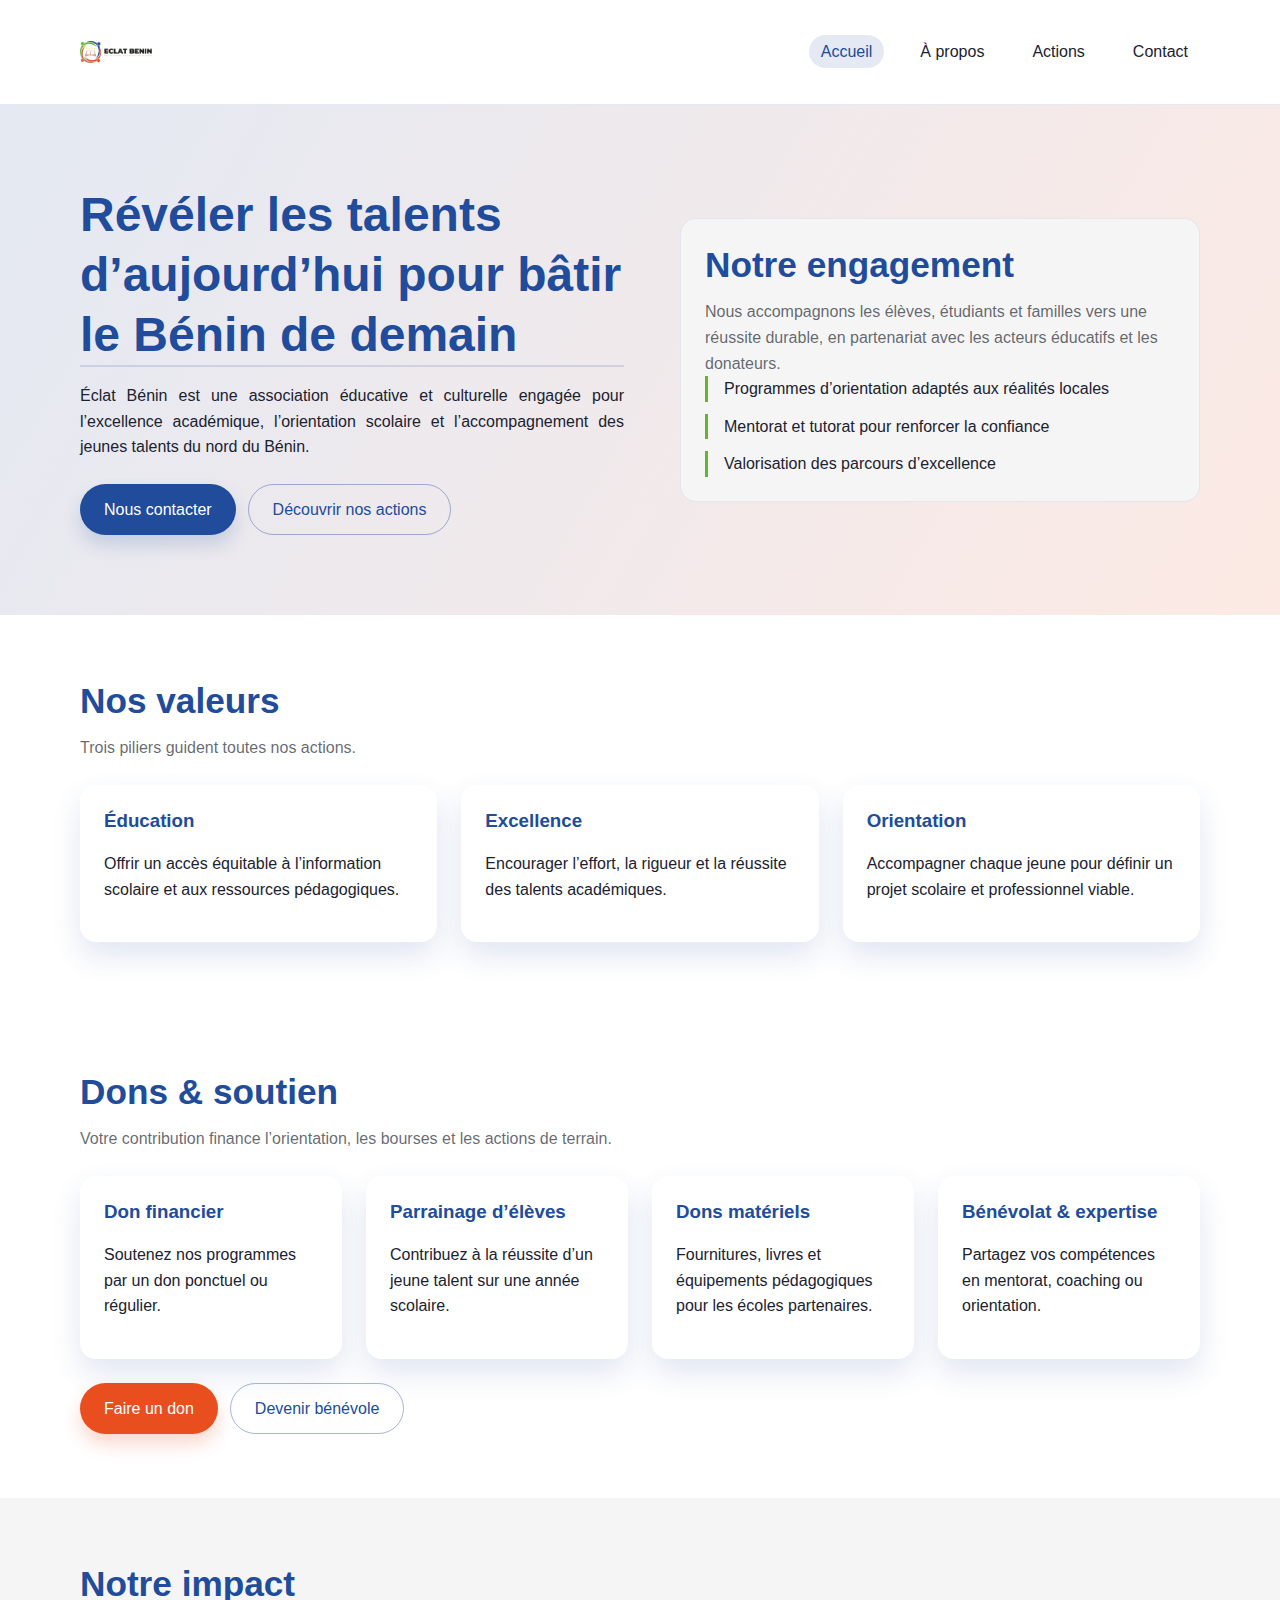
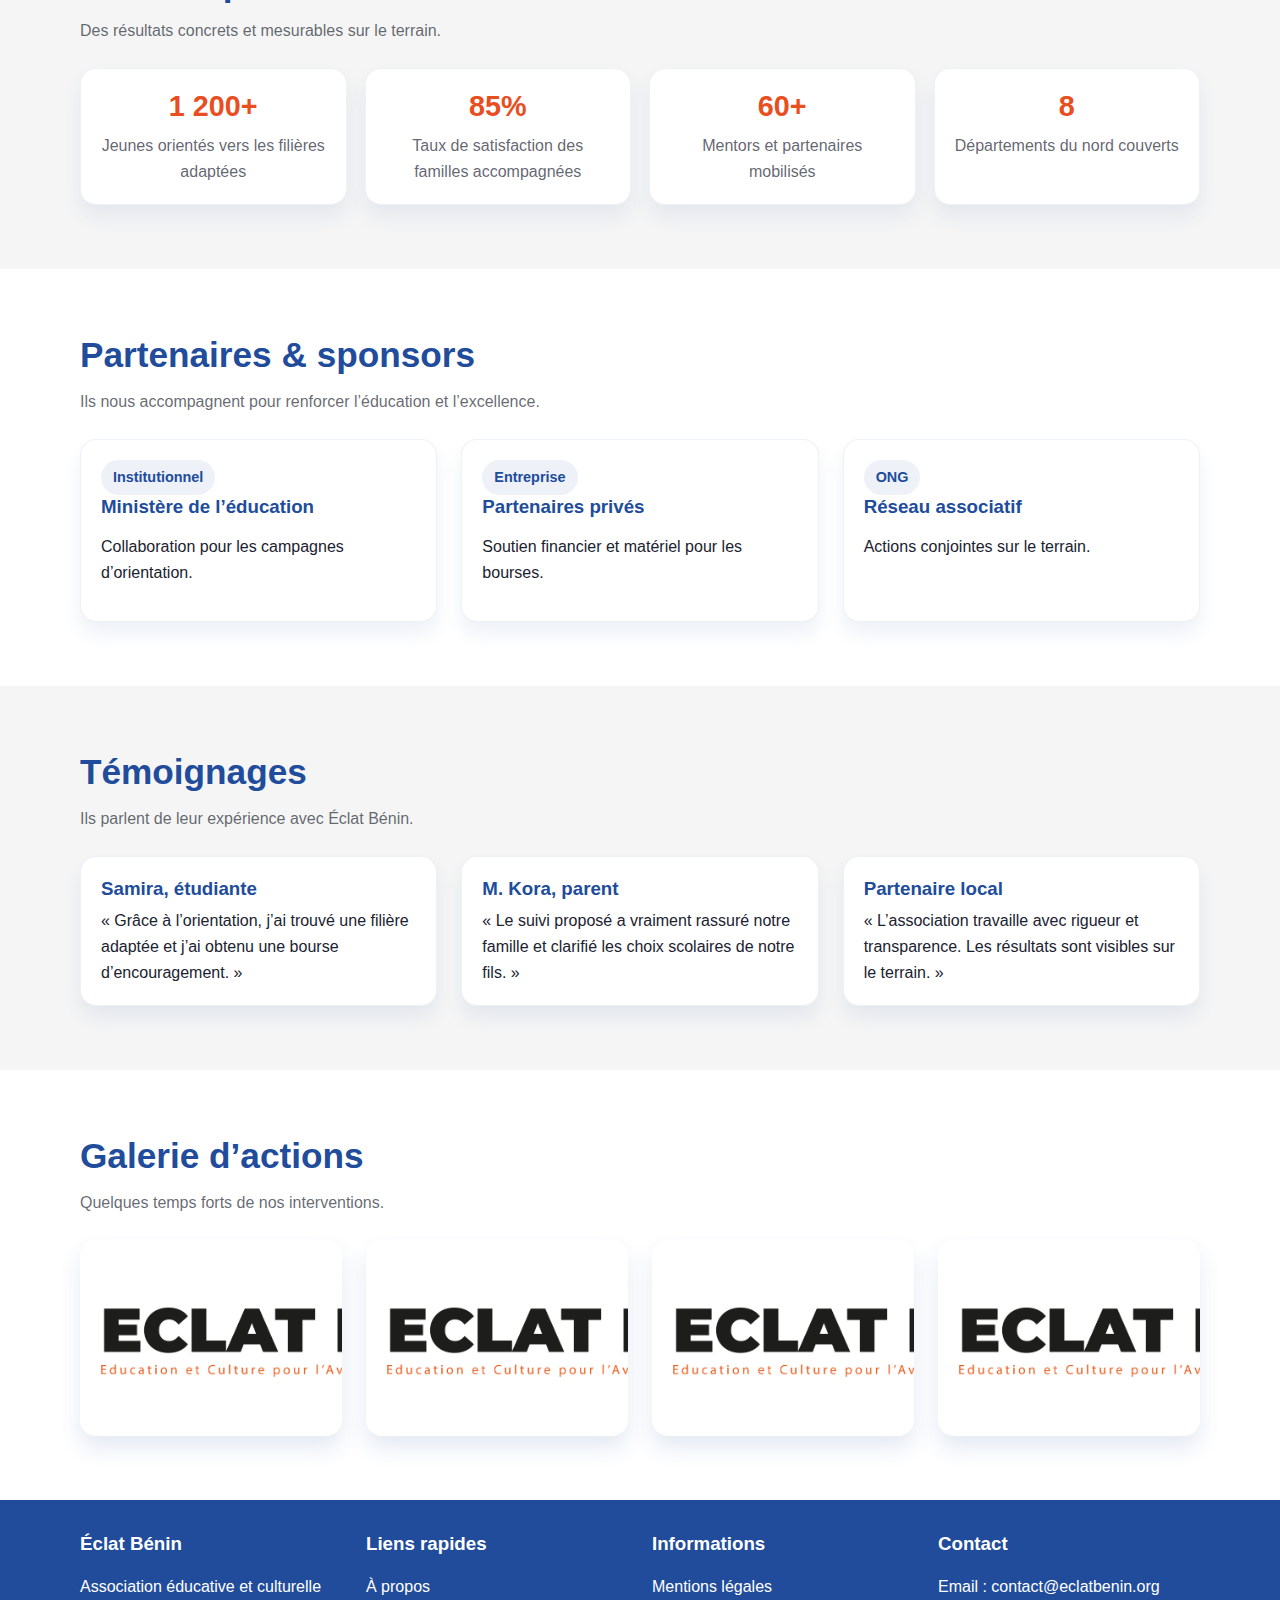
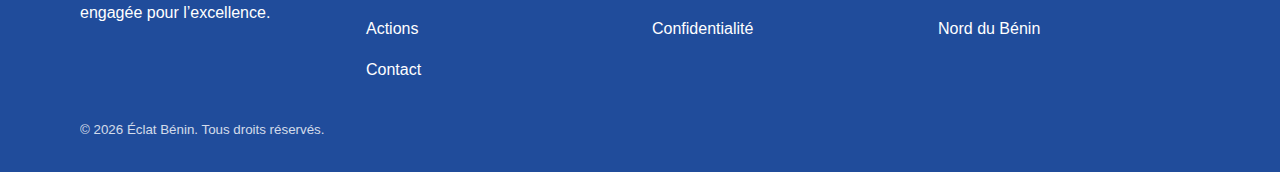
<file: index.html>
<!DOCTYPE html>
<html lang="fr">
  <head>
    <meta charset="UTF-8" />
    <meta name="viewport" content="width=device-width, initial-scale=1.0" />
    <title>Éclat Bénin | Accueil</title>
    <meta
      name="description"
      content="Éclat Bénin promeut l’éducation, l’excellence académique et l’orientation scolaire dans le nord du Bénin."
    />
    <meta property="og:title" content="Éclat Bénin | Accueil" />
    <meta
      property="og:description"
      content="Découvrez nos actions éducatives, nos projets et comment soutenir les talents du Bénin."
    />
    <meta property="og:type" content="website" />
    <meta property="og:image" content="images/logo.png" />
    <link rel="icon" href="images/logo.png" />
    <link rel="stylesheet" href="css/style.css" />
    <script defer src="js/script.js"></script>
  </head>
  <body>
    <a class="skip-link" href="#contenu">Aller au contenu</a>
    <header>
      <div class="container nav">
        <a class="logo" href="index.html" aria-label="Éclat Bénin - Accueil">
          <img src="images/logo.png" alt="Logo Éclat Bénin" />
        </a>
        <button
          class="menu-toggle"
          type="button"
          aria-label="Ouvrir le menu"
          aria-expanded="false"
          aria-controls="primary-navigation"
          data-nav-toggle
        >
          <span></span>
          <span></span>
          <span></span>
        </button>
        <ul class="nav-list" data-nav-menu id="primary-navigation">
          <li><a href="index.html" aria-current="page">Accueil</a></li>
          <li><a href="about.html">À propos</a></li>
          <li><a href="actions.html">Actions</a></li>
          <li><a href="contact.html">Contact</a></li>
        </ul>
      </div>
    </header>
    <div class="nav-overlay" data-nav-overlay aria-hidden="true"></div>

    <main id="contenu">
      <section class="hero">
        <div class="container hero-content">
          <div class="hero-text">
            <h1>Révéler les talents d’aujourd’hui pour bâtir le Bénin de demain</h1>
            <p class="hero-description">
              Éclat Bénin est une association éducative et culturelle engagée pour
              l’excellence académique, l’orientation scolaire et l’accompagnement
              des jeunes talents du nord du Bénin.
            </p>
            <div class="cta-group">
              <a class="btn" href="contact.html">Nous contacter</a>
              <a class="btn btn-outline" href="actions.html">Découvrir nos actions</a>
            </div>
          </div>
          <div class="hero-card">
            <div class="about-highlight">
              <h2 class="section-title">Notre engagement</h2>
              <p class="section-subtitle">
                Nous accompagnons les élèves, étudiants et familles vers une réussite durable,
                en partenariat avec les acteurs éducatifs et les donateurs.
              </p>
              <ul class="highlight-list">
                <li>Programmes d’orientation adaptés aux réalités locales</li>
                <li>Mentorat et tutorat pour renforcer la confiance</li>
                <li>Valorisation des parcours d’excellence</li>
              </ul>
            </div>
          </div>
        </div>
      </section>

      <section class="values-section">
        <div class="container">
          <h2 class="section-title">Nos valeurs</h2>
          <p class="section-subtitle">Trois piliers guident toutes nos actions.</p>
          <div class="values-grid">
            <article class="value-card">
              <h3>Éducation</h3>
              <p>Offrir un accès équitable à l’information scolaire et aux ressources pédagogiques.</p>
            </article>
            <article class="value-card">
              <h3>Excellence</h3>
              <p>Encourager l’effort, la rigueur et la réussite des talents académiques.</p>
            </article>
            <article class="value-card">
              <h3>Orientation</h3>
              <p>Accompagner chaque jeune pour définir un projet scolaire et professionnel viable.</p>
            </article>
          </div>
        </div>
      </section>

      <section class="center-on-mobile">
        <div class="container">
          <h2 class="section-title">Dons & soutien</h2>
          <p class="section-subtitle">
            Votre contribution finance l’orientation, les bourses et les actions de terrain.
          </p>
          <div class="cards-grid">
            <article class="card">
              <h3>Don financier</h3>
              <p>Soutenez nos programmes par un don ponctuel ou régulier.</p>
            </article>
            <article class="card">
              <h3>Parrainage d’élèves</h3>
              <p>Contribuez à la réussite d’un jeune talent sur une année scolaire.</p>
            </article>
            <article class="card">
              <h3>Dons matériels</h3>
              <p>Fournitures, livres et équipements pédagogiques pour les écoles partenaires.</p>
            </article>
            <article class="card">
              <h3>Bénévolat & expertise</h3>
              <p>Partagez vos compétences en mentorat, coaching ou orientation.</p>
            </article>
          </div>
          <div class="cta-group">
            <a class="btn btn-accent" href="contact.html">Faire un don</a>
            <a class="btn btn-outline" href="contact.html">Devenir bénévole</a>
          </div>
        </div>
      </section>

      <section class="section-muted center-on-mobile">
        <div class="container">
          <h2 class="section-title">Notre impact</h2>
          <p class="section-subtitle">Des résultats concrets et mesurables sur le terrain.</p>
          <div class="stats-grid">
            <div class="stat-card">
              <h3>1 200+</h3>
              <p>Jeunes orientés vers les filières adaptées</p>
            </div>
            <div class="stat-card">
              <h3>85%</h3>
              <p>Taux de satisfaction des familles accompagnées</p>
            </div>
            <div class="stat-card">
              <h3>60+</h3>
              <p>Mentors et partenaires mobilisés</p>
            </div>
            <div class="stat-card">
              <h3>8</h3>
              <p>Départements du nord couverts</p>
            </div>
          </div>
        </div>
      </section>

      <section class="center-on-mobile">
        <div class="container">
          <h2 class="section-title">Partenaires & sponsors</h2>
          <p class="section-subtitle">
            Ils nous accompagnent pour renforcer l’éducation et l’excellence.
          </p>
          <div class="partners-grid">
            <div class="partner-card">
              <span class="partner-chip">Institutionnel</span>
              <h3>Ministère de l’éducation</h3>
              <p>Collaboration pour les campagnes d’orientation.</p>
            </div>
            <div class="partner-card">
              <span class="partner-chip">Entreprise</span>
              <h3>Partenaires privés</h3>
              <p>Soutien financier et matériel pour les bourses.</p>
            </div>
            <div class="partner-card">
              <span class="partner-chip">ONG</span>
              <h3>Réseau associatif</h3>
              <p>Actions conjointes sur le terrain.</p>
            </div>
          </div>
        </div>
      </section>

      <section class="section-muted center-on-mobile">
        <div class="container">
          <h2 class="section-title">Témoignages</h2>
          <p class="section-subtitle">Ils parlent de leur expérience avec Éclat Bénin.</p>
          <div class="testimonial-grid">
            <article class="testimonial-card">
              <h3>Samira, étudiante</h3>
              <p>
                « Grâce à l’orientation, j’ai trouvé une filière adaptée et j’ai obtenu une
                bourse d’encouragement. »
              </p>
            </article>
            <article class="testimonial-card">
              <h3>M. Kora, parent</h3>
              <p>
                « Le suivi proposé a vraiment rassuré notre famille et clarifié les choix
                scolaires de notre fils. »
              </p>
            </article>
            <article class="testimonial-card">
              <h3>Partenaire local</h3>
              <p>
                « L’association travaille avec rigueur et transparence. Les résultats sont
                visibles sur le terrain. »
              </p>
            </article>
          </div>
        </div>
      </section>

      <section class="center-on-mobile">
        <div class="container">
          <h2 class="section-title">Galerie d’actions</h2>
          <p class="section-subtitle">Quelques temps forts de nos interventions.</p>
          <div class="gallery-grid">
            <img src="images/logo.png" alt="Atelier d’orientation scolaire" />
            <img src="images/logo.png" alt="Cérémonie de récompense des élèves" />
            <img src="images/logo.png" alt="Session de mentorat avec les étudiants" />
            <img src="images/logo.png" alt="Distribution de fournitures scolaires" />
          </div>
        </div>
      </section>
    </main>

    <footer class="footer">
      <div class="container footer-grid">
        <div>
          <h3>Éclat Bénin</h3>
          <p>Association éducative et culturelle engagée pour l’excellence.</p>
        </div>
        <div>
          <h3>Liens rapides</h3>
          <p><a href="about.html">À propos</a></p>
          <p><a href="actions.html">Actions</a></p>
          <p><a href="contact.html">Contact</a></p>
        </div>
        <div>
          <h3>Informations</h3>
          <p><a href="mentions-legales.html">Mentions légales</a></p>
          <p><a href="politique-confidentialite.html">Confidentialité</a></p>
        </div>
        <div>
          <h3>Contact</h3>
          <p>Email : contact@eclatbenin.org</p>
          <p>Nord du Bénin</p>
        </div>
      </div>
      <div class="container">
        <small>© 2026 Éclat Bénin. Tous droits réservés.</small>
      </div>
    </footer>
  </body>
</html>
</file>
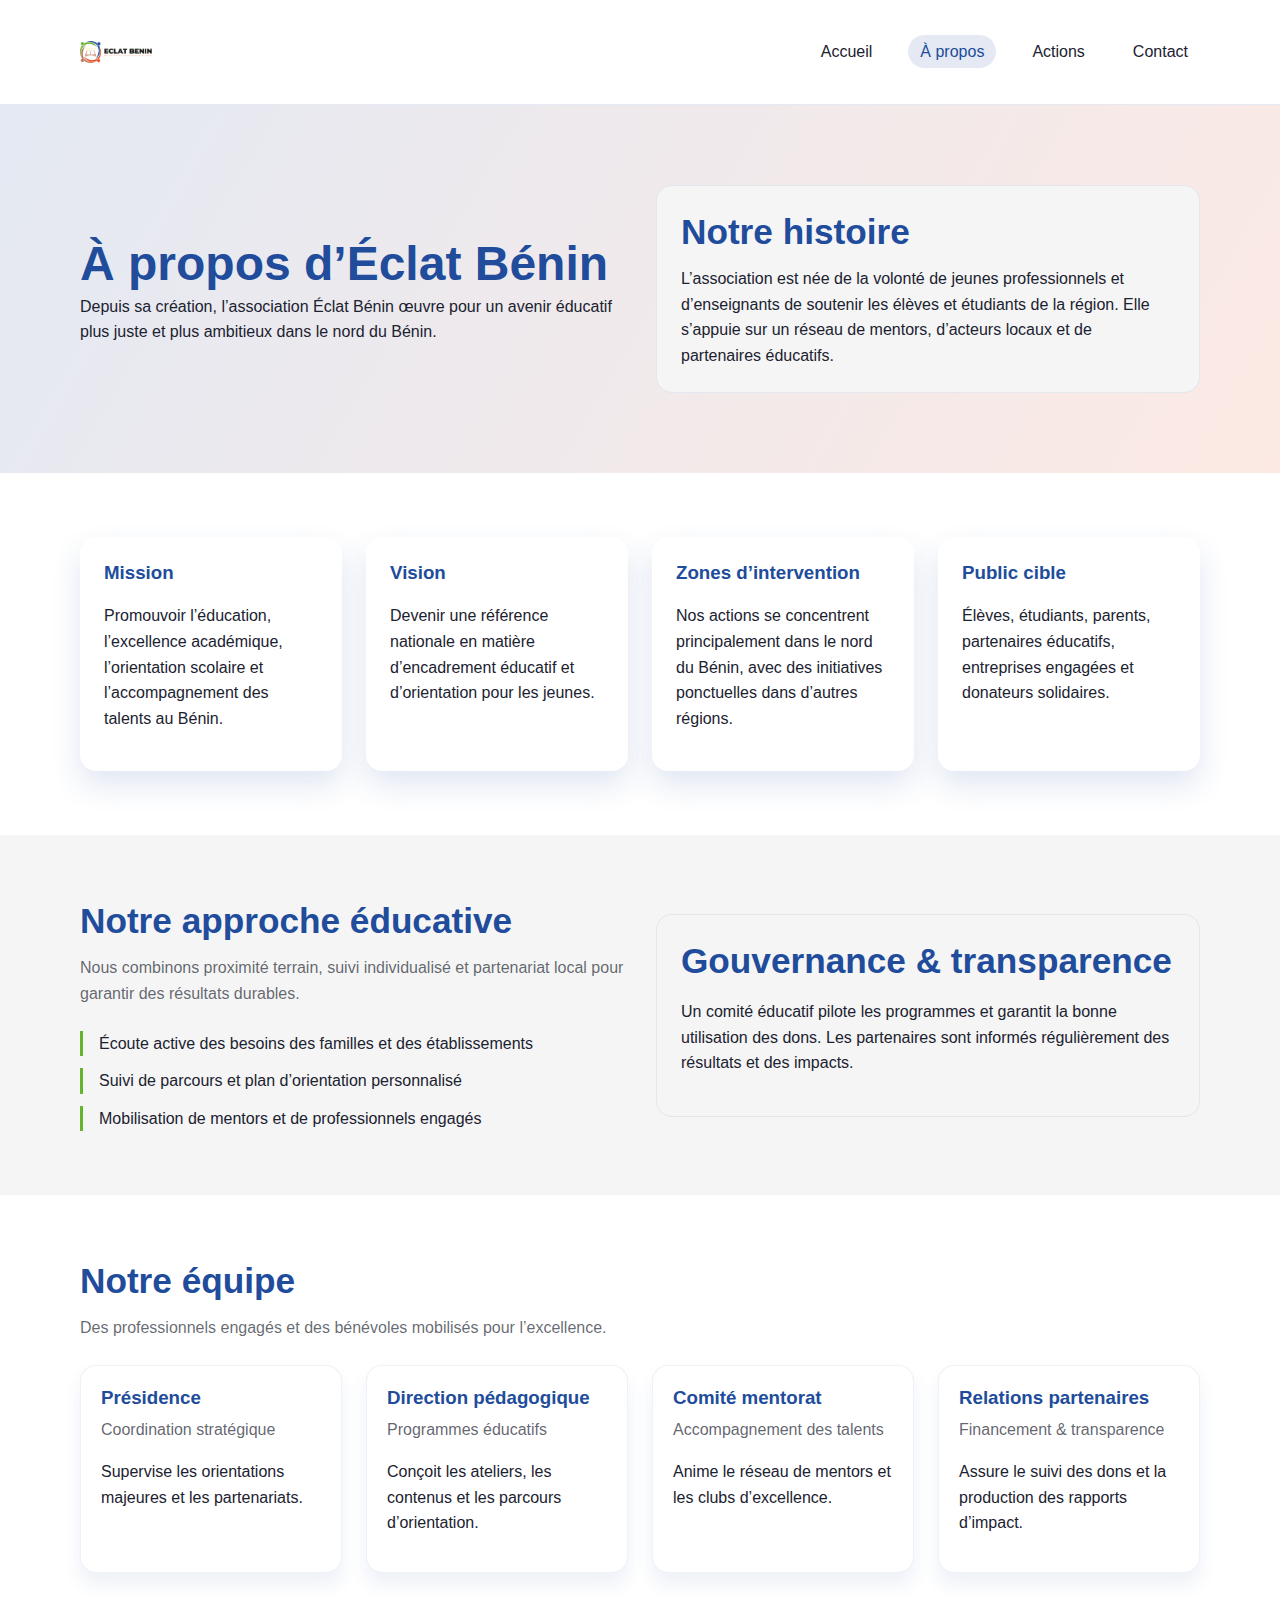
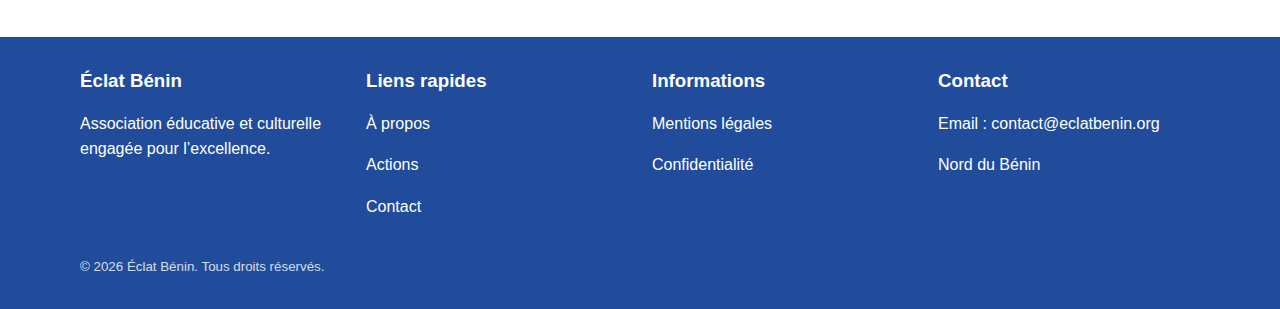
<file: about.html>
<!DOCTYPE html>
<html lang="fr">
  <head>
    <meta charset="UTF-8" />
    <meta name="viewport" content="width=device-width, initial-scale=1.0" />
    <title>Éclat Bénin | À propos</title>
    <meta
      name="description"
      content="Découvrez l’histoire, la mission et la gouvernance de l’association Éclat Bénin."
    />
    <meta property="og:title" content="Éclat Bénin | À propos" />
    <meta
      property="og:description"
      content="Notre mission, notre vision et l’équipe engagée pour l’éducation au Bénin."
    />
    <meta property="og:type" content="website" />
    <meta property="og:image" content="images/logo.png" />
    <link rel="icon" href="images/logo.png" />
    <link rel="stylesheet" href="css/style.css" />
    <script defer src="js/script.js"></script>
  </head>
  <body>
    <a class="skip-link" href="#contenu">Aller au contenu</a>
    <header>
      <div class="container nav">
        <a class="logo" href="index.html" aria-label="Éclat Bénin - Accueil">
          <img src="images/logo.png" alt="Logo Éclat Bénin" />
        </a>
        <button
          class="menu-toggle"
          type="button"
          aria-label="Ouvrir le menu"
          aria-expanded="false"
          aria-controls="primary-navigation"
          data-nav-toggle
        >
          <span></span>
          <span></span>
          <span></span>
        </button>
        <ul class="nav-list" data-nav-menu id="primary-navigation">
          <li><a href="index.html">Accueil</a></li>
          <li><a href="about.html" aria-current="page">À propos</a></li>
          <li><a href="actions.html">Actions</a></li>
          <li><a href="contact.html">Contact</a></li>
        </ul>
      </div>
    </header>
    <div class="nav-overlay" data-nav-overlay aria-hidden="true"></div>

    <main id="contenu">
      <section class="hero">
        <div class="container hero-content">
          <div>
            <h1>À propos d’Éclat Bénin</h1>
            <p>
              Depuis sa création, l’association Éclat Bénin œuvre pour un avenir éducatif
              plus juste et plus ambitieux dans le nord du Bénin.
            </p>
          </div>
          <div class="about-highlight">
            <h2 class="section-title">Notre histoire</h2>
            <p>
              L’association est née de la volonté de jeunes professionnels et d’enseignants
              de soutenir les élèves et étudiants de la région. Elle s’appuie sur un réseau
              de mentors, d’acteurs locaux et de partenaires éducatifs.
            </p>
          </div>
        </div>
      </section>

      <section>
        <div class="container about-grid">
          <article class="card">
            <h3>Mission</h3>
            <p>
              Promouvoir l’éducation, l’excellence académique, l’orientation scolaire et
              l’accompagnement des talents au Bénin.
            </p>
          </article>
          <article class="card">
            <h3>Vision</h3>
            <p>
              Devenir une référence nationale en matière d’encadrement éducatif et
              d’orientation pour les jeunes.
            </p>
          </article>
          <article class="card">
            <h3>Zones d’intervention</h3>
            <p>
              Nos actions se concentrent principalement dans le nord du Bénin, avec des
              initiatives ponctuelles dans d’autres régions.
            </p>
          </article>
          <article class="card">
            <h3>Public cible</h3>
            <p>
              Élèves, étudiants, parents, partenaires éducatifs, entreprises engagées et
              donateurs solidaires.
            </p>
          </article>
        </div>
      </section>

      <section class="section-muted">
        <div class="container hero-content">
          <div>
            <h2 class="section-title">Notre approche éducative</h2>
            <p class="section-subtitle">
              Nous combinons proximité terrain, suivi individualisé et partenariat local pour
              garantir des résultats durables.
            </p>
            <ul class="highlight-list">
              <li>Écoute active des besoins des familles et des établissements</li>
              <li>Suivi de parcours et plan d’orientation personnalisé</li>
              <li>Mobilisation de mentors et de professionnels engagés</li>
            </ul>
          </div>
          <div class="about-highlight">
            <h2 class="section-title">Gouvernance & transparence</h2>
            <p>
              Un comité éducatif pilote les programmes et garantit la bonne utilisation des
              dons. Les partenaires sont informés régulièrement des résultats et des impacts.
            </p>
          </div>
        </div>
      </section>

      <section class="center-on-mobile">
        <div class="container">
          <h2 class="section-title">Notre équipe</h2>
          <p class="section-subtitle">
            Des professionnels engagés et des bénévoles mobilisés pour l’excellence.
          </p>
          <div class="team-grid">
            <article class="team-card">
              <h3>Présidence</h3>
              <p class="team-role">Coordination stratégique</p>
              <p>Supervise les orientations majeures et les partenariats.</p>
            </article>
            <article class="team-card">
              <h3>Direction pédagogique</h3>
              <p class="team-role">Programmes éducatifs</p>
              <p>Conçoit les ateliers, les contenus et les parcours d’orientation.</p>
            </article>
            <article class="team-card">
              <h3>Comité mentorat</h3>
              <p class="team-role">Accompagnement des talents</p>
              <p>Anime le réseau de mentors et les clubs d’excellence.</p>
            </article>
            <article class="team-card">
              <h3>Relations partenaires</h3>
              <p class="team-role">Financement & transparence</p>
              <p>Assure le suivi des dons et la production des rapports d’impact.</p>
            </article>
          </div>
        </div>
      </section>
    </main>

    <footer class="footer">
      <div class="container footer-grid">
        <div>
          <h3>Éclat Bénin</h3>
          <p>Association éducative et culturelle engagée pour l’excellence.</p>
        </div>
        <div>
          <h3>Liens rapides</h3>
          <p><a href="about.html">À propos</a></p>
          <p><a href="actions.html">Actions</a></p>
          <p><a href="contact.html">Contact</a></p>
        </div>
        <div>
          <h3>Informations</h3>
          <p><a href="mentions-legales.html">Mentions légales</a></p>
          <p><a href="politique-confidentialite.html">Confidentialité</a></p>
        </div>
        <div>
          <h3>Contact</h3>
          <p>Email : contact@eclatbenin.org</p>
          <p>Nord du Bénin</p>
        </div>
      </div>
      <div class="container">
        <small>© 2026 Éclat Bénin. Tous droits réservés.</small>
      </div>
    </footer>
  </body>
</html>
</file>
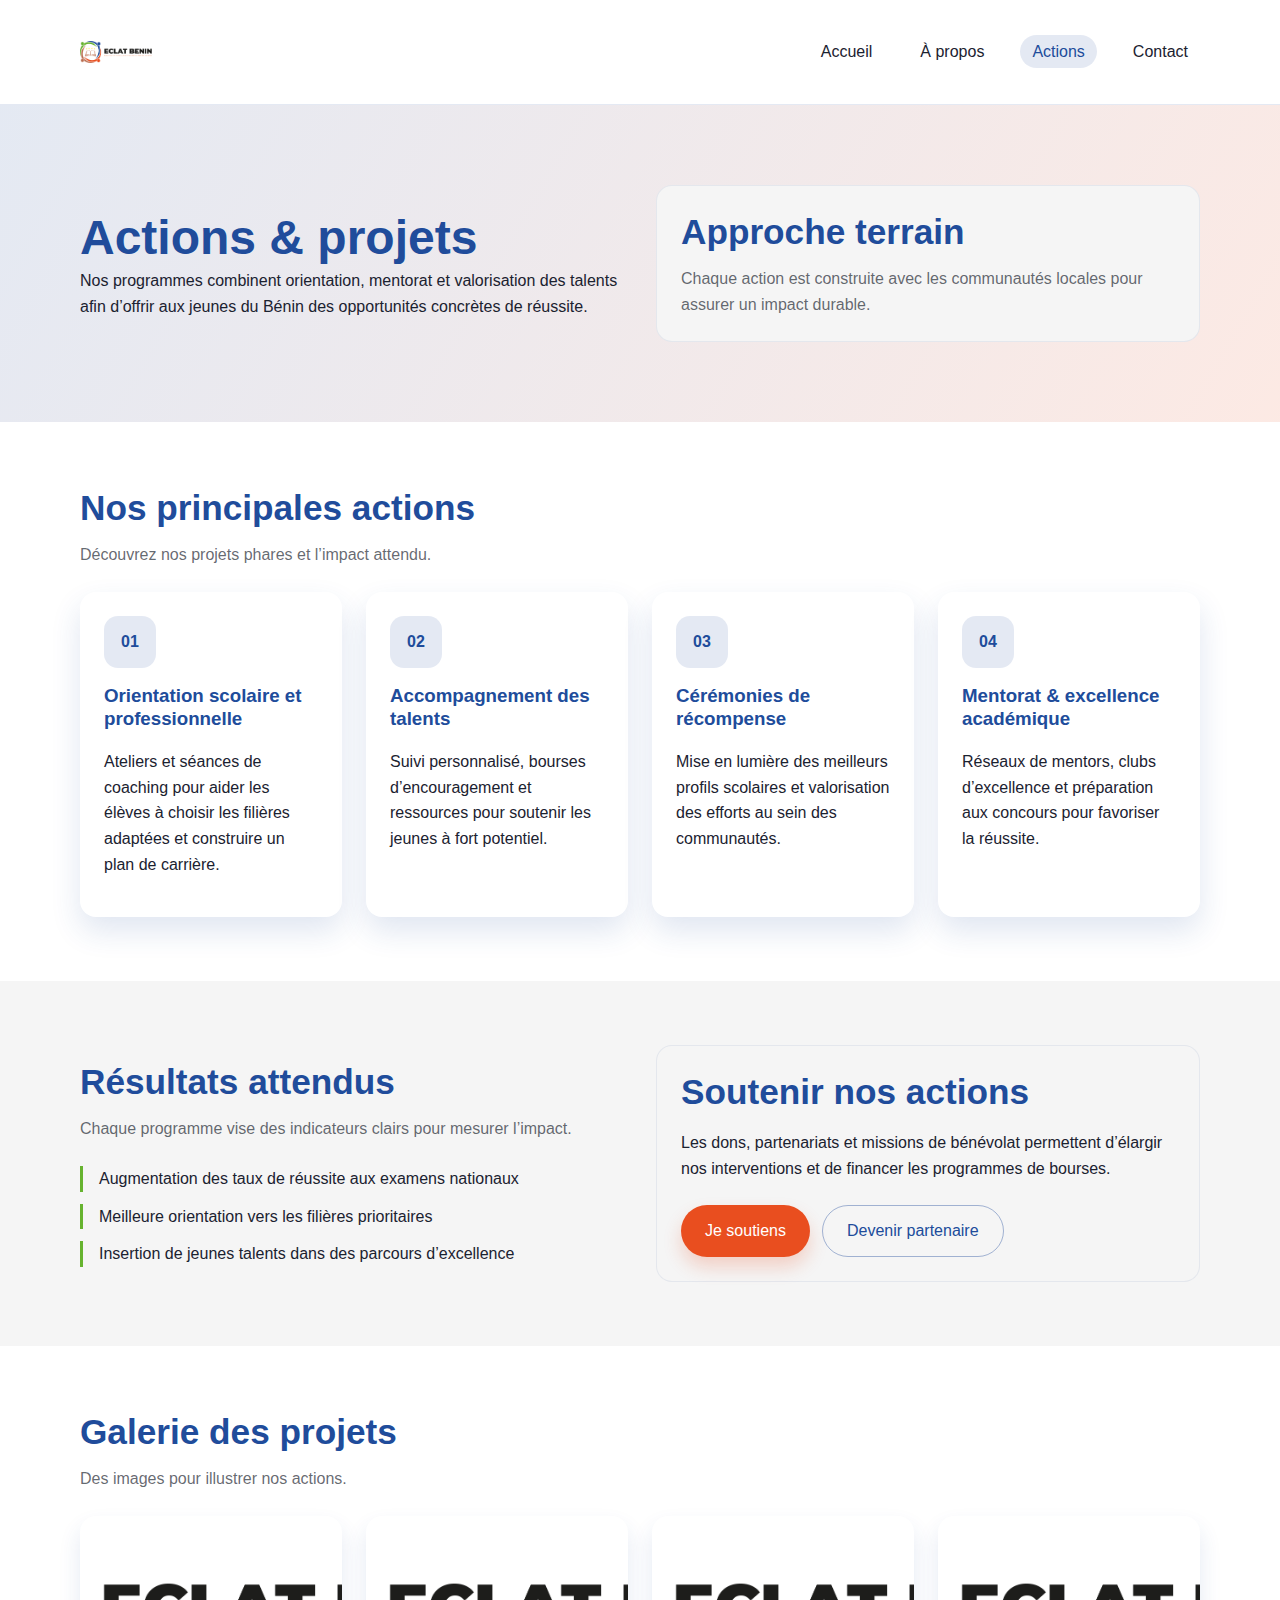
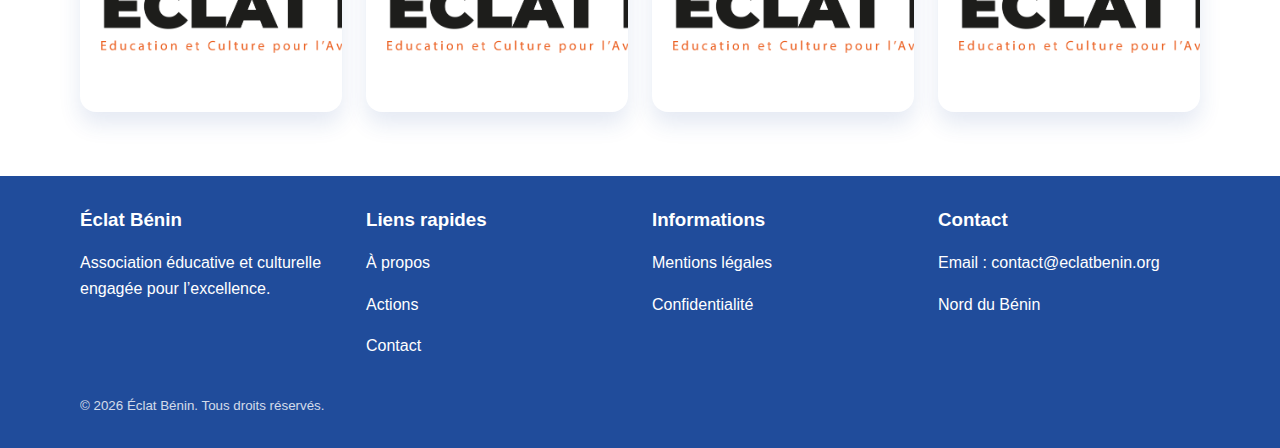
<file: actions.html>
<!DOCTYPE html>
<html lang="fr">
  <head>
    <meta charset="UTF-8" />
    <meta name="viewport" content="width=device-width, initial-scale=1.0" />
    <title>Éclat Bénin | Actions & projets</title>
    <meta
      name="description"
      content="Nos actions d’orientation, mentorat et récompense pour soutenir les talents au Bénin."
    />
    <meta property="og:title" content="Éclat Bénin | Actions & projets" />
    <meta
      property="og:description"
      content="Découvrez nos programmes d’orientation scolaire, mentorat et excellence académique."
    />
    <meta property="og:type" content="website" />
    <meta property="og:image" content="images/logo.png" />
    <link rel="icon" href="images/logo.png" />
    <link rel="stylesheet" href="css/style.css" />
    <script defer src="js/script.js"></script>
  </head>
  <body>
    <a class="skip-link" href="#contenu">Aller au contenu</a>
    <header>
      <div class="container nav">
        <a class="logo" href="index.html" aria-label="Éclat Bénin - Accueil">
          <img src="images/logo.png" alt="Logo Éclat Bénin" />
        </a>
        <button
          class="menu-toggle"
          type="button"
          aria-label="Ouvrir le menu"
          aria-expanded="false"
          aria-controls="primary-navigation"
          data-nav-toggle
        >
          <span></span>
          <span></span>
          <span></span>
        </button>
        <ul class="nav-list" data-nav-menu id="primary-navigation">
          <li><a href="index.html">Accueil</a></li>
          <li><a href="about.html">À propos</a></li>
          <li><a href="actions.html" aria-current="page">Actions</a></li>
          <li><a href="contact.html">Contact</a></li>
        </ul>
      </div>
    </header>
    <div class="nav-overlay" data-nav-overlay aria-hidden="true"></div>

    <main id="contenu">
      <section class="hero">
        <div class="container hero-content">
          <div>
            <h1>Actions & projets</h1>
            <p>
              Nos programmes combinent orientation, mentorat et valorisation des talents afin
              d’offrir aux jeunes du Bénin des opportunités concrètes de réussite.
            </p>
          </div>
          <div class="about-highlight">
            <h2 class="section-title">Approche terrain</h2>
            <p class="section-subtitle">
              Chaque action est construite avec les communautés locales pour assurer un impact durable.
            </p>
          </div>
        </div>
      </section>

      <section class="center-on-mobile">
        <div class="container">
          <h2 class="section-title">Nos principales actions</h2>
          <p class="section-subtitle">Découvrez nos projets phares et l’impact attendu.</p>
          <div class="cards-grid">
            <article class="card">
              <div class="card-icon">01</div>
              <h3>Orientation scolaire et professionnelle</h3>
              <p>
                Ateliers et séances de coaching pour aider les élèves à choisir les
                filières adaptées et construire un plan de carrière.
              </p>
            </article>
            <article class="card">
              <div class="card-icon">02</div>
              <h3>Accompagnement des talents</h3>
              <p>
                Suivi personnalisé, bourses d’encouragement et ressources pour soutenir
                les jeunes à fort potentiel.
              </p>
            </article>
            <article class="card">
              <div class="card-icon">03</div>
              <h3>Cérémonies de récompense</h3>
              <p>
                Mise en lumière des meilleurs profils scolaires et valorisation des efforts
                au sein des communautés.
              </p>
            </article>
            <article class="card">
              <div class="card-icon">04</div>
              <h3>Mentorat & excellence académique</h3>
              <p>
                Réseaux de mentors, clubs d’excellence et préparation aux concours pour
                favoriser la réussite.
              </p>
            </article>
          </div>
        </div>
      </section>

      <section class="section-muted">
        <div class="container hero-content">
          <div>
            <h2 class="section-title">Résultats attendus</h2>
            <p class="section-subtitle">
              Chaque programme vise des indicateurs clairs pour mesurer l’impact.
            </p>
            <ul class="highlight-list">
              <li>Augmentation des taux de réussite aux examens nationaux</li>
              <li>Meilleure orientation vers les filières prioritaires</li>
              <li>Insertion de jeunes talents dans des parcours d’excellence</li>
            </ul>
          </div>
          <div class="about-highlight">
            <h2 class="section-title">Soutenir nos actions</h2>
            <p>
              Les dons, partenariats et missions de bénévolat permettent d’élargir nos
              interventions et de financer les programmes de bourses.
            </p>
            <div class="cta-group">
              <a class="btn btn-accent" href="contact.html">Je soutiens</a>
              <a class="btn btn-outline" href="contact.html">Devenir partenaire</a>
            </div>
          </div>
        </div>
      </section>

      <section class="center-on-mobile">
        <div class="container">
          <h2 class="section-title">Galerie des projets</h2>
          <p class="section-subtitle">Des images pour illustrer nos actions.</p>
          <div class="gallery-grid">
            <img src="images/logo.png" alt="Atelier d’orientation avec les lycéens" />
            <img src="images/logo.png" alt="Séance de mentorat universitaire" />
            <img src="images/logo.png" alt="Remise de prix d’excellence" />
            <img src="images/logo.png" alt="Journée de sensibilisation scolaire" />
          </div>
        </div>
      </section>
    </main>

    <footer class="footer">
      <div class="container footer-grid">
        <div>
          <h3>Éclat Bénin</h3>
          <p>Association éducative et culturelle engagée pour l’excellence.</p>
        </div>
        <div>
          <h3>Liens rapides</h3>
          <p><a href="about.html">À propos</a></p>
          <p><a href="actions.html">Actions</a></p>
          <p><a href="contact.html">Contact</a></p>
        </div>
        <div>
          <h3>Informations</h3>
          <p><a href="mentions-legales.html">Mentions légales</a></p>
          <p><a href="politique-confidentialite.html">Confidentialité</a></p>
        </div>
        <div>
          <h3>Contact</h3>
          <p>Email : contact@eclatbenin.org</p>
          <p>Nord du Bénin</p>
        </div>
      </div>
      <div class="container">
        <small>© 2026 Éclat Bénin. Tous droits réservés.</small>
      </div>
    </footer>
  </body>
</html>
</file>
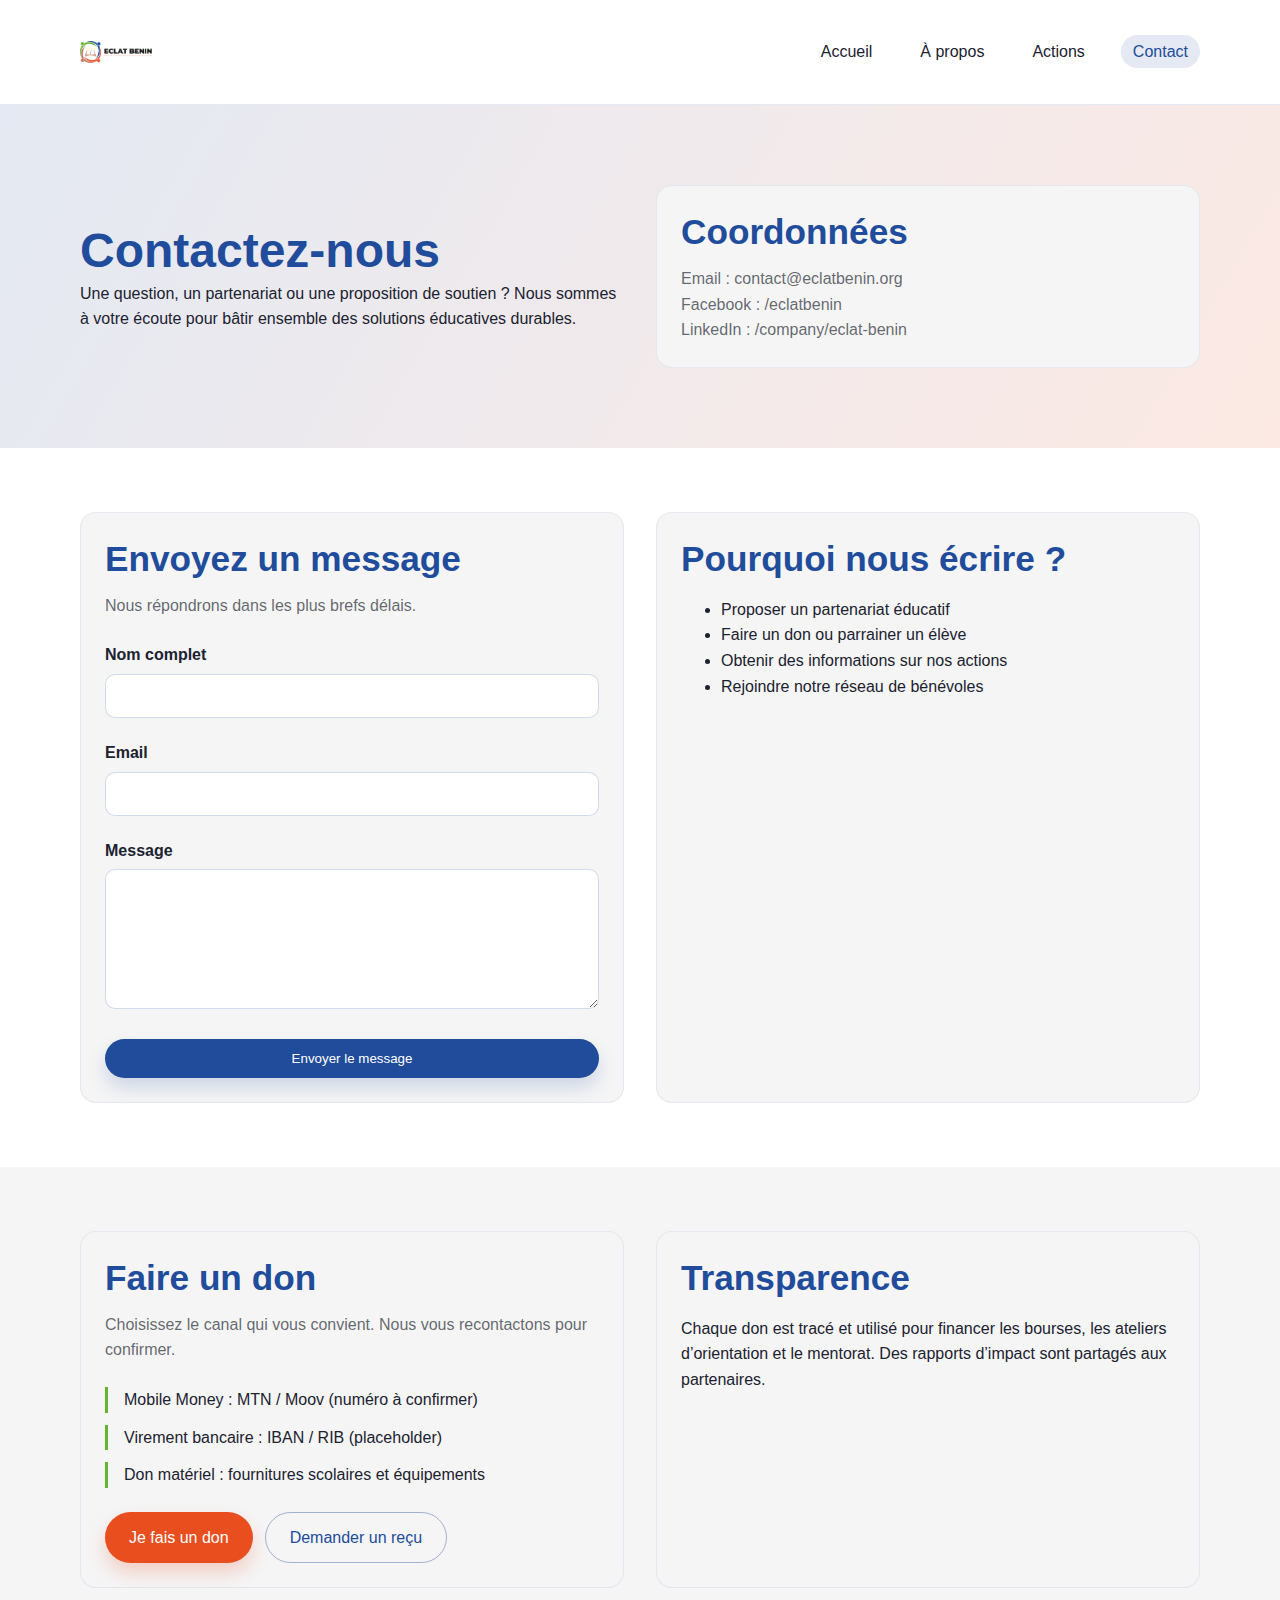
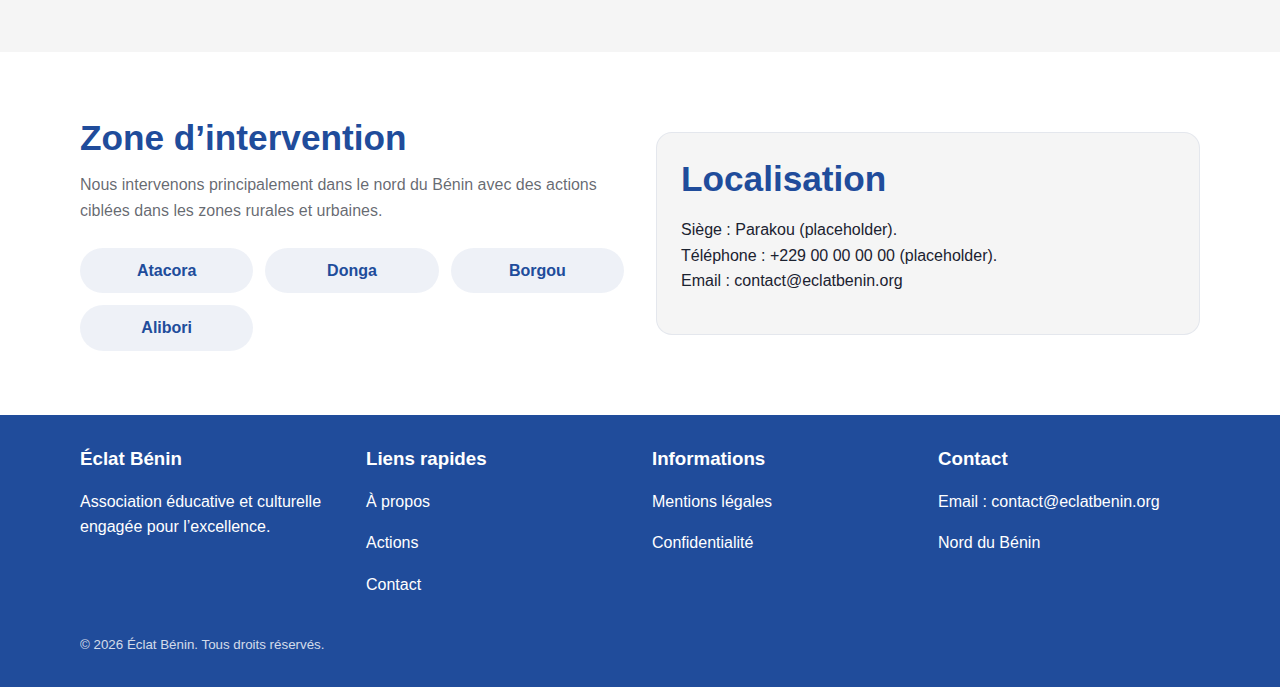
<file: contact.html>
<!DOCTYPE html>
<html lang="fr">
  <head>
    <meta charset="UTF-8" />
    <meta name="viewport" content="width=device-width, initial-scale=1.0" />
    <title>Éclat Bénin | Contact</title>
    <meta
      name="description"
      content="Contactez Éclat Bénin pour un partenariat, un don ou des informations sur nos actions."
    />
    <meta property="og:title" content="Éclat Bénin | Contact" />
    <meta
      property="og:description"
      content="Écrivez-nous pour soutenir l’éducation et l’orientation des jeunes."
    />
    <meta property="og:type" content="website" />
    <meta property="og:image" content="images/logo.png" />
    <link rel="icon" href="images/logo.png" />
    <link rel="stylesheet" href="css/style.css" />
    <script defer src="js/script.js"></script>
  </head>
  <body>
    <a class="skip-link" href="#contenu">Aller au contenu</a>
    <header>
      <div class="container nav">
        <a class="logo" href="index.html" aria-label="Éclat Bénin - Accueil">
          <img src="images/logo.png" alt="Logo Éclat Bénin" />
        </a>
        <button
          class="menu-toggle"
          type="button"
          aria-label="Ouvrir le menu"
          aria-expanded="false"
          aria-controls="primary-navigation"
          data-nav-toggle
        >
          <span></span>
          <span></span>
          <span></span>
        </button>
        <ul class="nav-list" data-nav-menu id="primary-navigation">
          <li><a href="index.html">Accueil</a></li>
          <li><a href="about.html">À propos</a></li>
          <li><a href="actions.html">Actions</a></li>
          <li><a href="contact.html" aria-current="page">Contact</a></li>
        </ul>
      </div>
    </header>
    <div class="nav-overlay" data-nav-overlay aria-hidden="true"></div>

    <main id="contenu">
      <section class="hero">
        <div class="container hero-content">
          <div>
            <h1>Contactez-nous</h1>
            <p>
              Une question, un partenariat ou une proposition de soutien ? Nous sommes
              à votre écoute pour bâtir ensemble des solutions éducatives durables.
            </p>
          </div>
          <div class="about-highlight">
            <h2 class="section-title">Coordonnées</h2>
            <p class="section-subtitle">
              Email : contact@eclatbenin.org<br />
              Facebook : /eclatbenin<br />
              LinkedIn : /company/eclat-benin
            </p>
          </div>
        </div>
      </section>

      <section class="center-on-mobile">
        <div class="container contact-wrapper">
          <div class="contact-card">
            <h2 class="section-title">Envoyez un message</h2>
            <p class="section-subtitle">Nous répondrons dans les plus brefs délais.</p>
            <form id="contact-form" novalidate>
              <div>
                <label for="name">Nom complet</label>
                <input type="text" id="name" name="name" required />
                <div class="error" data-error-for="name"></div>
              </div>
              <div>
                <label for="email">Email</label>
                <input type="email" id="email" name="email" required />
                <div class="error" data-error-for="email"></div>
              </div>
              <div>
                <label for="message">Message</label>
                <textarea id="message" name="message" required></textarea>
                <div class="error" data-error-for="message"></div>
              </div>
              <button class="btn" type="submit">Envoyer le message</button>
              <div class="form-message" id="form-message" role="status" aria-live="polite"></div>
            </form>
          </div>
          <div class="contact-card">
            <h2 class="section-title">Pourquoi nous écrire ?</h2>
            <ul>
              <li>Proposer un partenariat éducatif</li>
              <li>Faire un don ou parrainer un élève</li>
              <li>Obtenir des informations sur nos actions</li>
              <li>Rejoindre notre réseau de bénévoles</li>
            </ul>
          </div>
        </div>
      </section>

      <section class="section-muted center-on-mobile">
        <div class="container contact-wrapper">
          <div class="contact-card">
            <h2 class="section-title">Faire un don</h2>
            <p class="section-subtitle">
              Choisissez le canal qui vous convient. Nous vous recontactons pour confirmer.
            </p>
            <ul class="highlight-list">
              <li>Mobile Money : MTN / Moov (numéro à confirmer)</li>
              <li>Virement bancaire : IBAN / RIB (placeholder)</li>
              <li>Don matériel : fournitures scolaires et équipements</li>
            </ul>
            <div class="cta-group">
              <a class="btn btn-accent" href="#contact-form">Je fais un don</a>
              <a class="btn btn-outline" href="#contact-form">Demander un reçu</a>
            </div>
          </div>
          <div class="contact-card">
            <h2 class="section-title">Transparence</h2>
            <p>
              Chaque don est tracé et utilisé pour financer les bourses, les ateliers
              d’orientation et le mentorat. Des rapports d’impact sont partagés aux partenaires.
            </p>
          </div>
        </div>
      </section>

      <section>
        <div class="container hero-content">
          <div>
            <h2 class="section-title">Zone d’intervention</h2>
            <p class="section-subtitle">
              Nous intervenons principalement dans le nord du Bénin avec des actions ciblées
              dans les zones rurales et urbaines.
            </p>
            <div class="zone-grid" role="list">
              <span class="zone-badge" role="listitem">Atacora</span>
              <span class="zone-badge" role="listitem">Donga</span>
              <span class="zone-badge" role="listitem">Borgou</span>
              <span class="zone-badge" role="listitem">Alibori</span>
            </div>
          </div>
          <div class="about-highlight">
            <h2 class="section-title">Localisation</h2>
            <p>
              Siège : Parakou (placeholder).<br />
              Téléphone : +229 00 00 00 00 (placeholder).<br />
              Email : contact@eclatbenin.org
            </p>
          </div>
        </div>
      </section>
    </main>

    <footer class="footer">
      <div class="container footer-grid">
        <div>
          <h3>Éclat Bénin</h3>
          <p>Association éducative et culturelle engagée pour l’excellence.</p>
        </div>
        <div>
          <h3>Liens rapides</h3>
          <p><a href="about.html">À propos</a></p>
          <p><a href="actions.html">Actions</a></p>
          <p><a href="contact.html">Contact</a></p>
        </div>
        <div>
          <h3>Informations</h3>
          <p><a href="mentions-legales.html">Mentions légales</a></p>
          <p><a href="politique-confidentialite.html">Confidentialité</a></p>
        </div>
        <div>
          <h3>Contact</h3>
          <p>Email : contact@eclatbenin.org</p>
          <p>Nord du Bénin</p>
        </div>
      </div>
      <div class="container">
        <small>© 2026 Éclat Bénin. Tous droits réservés.</small>
      </div>
    </footer>
  </body>
</html>
</file>
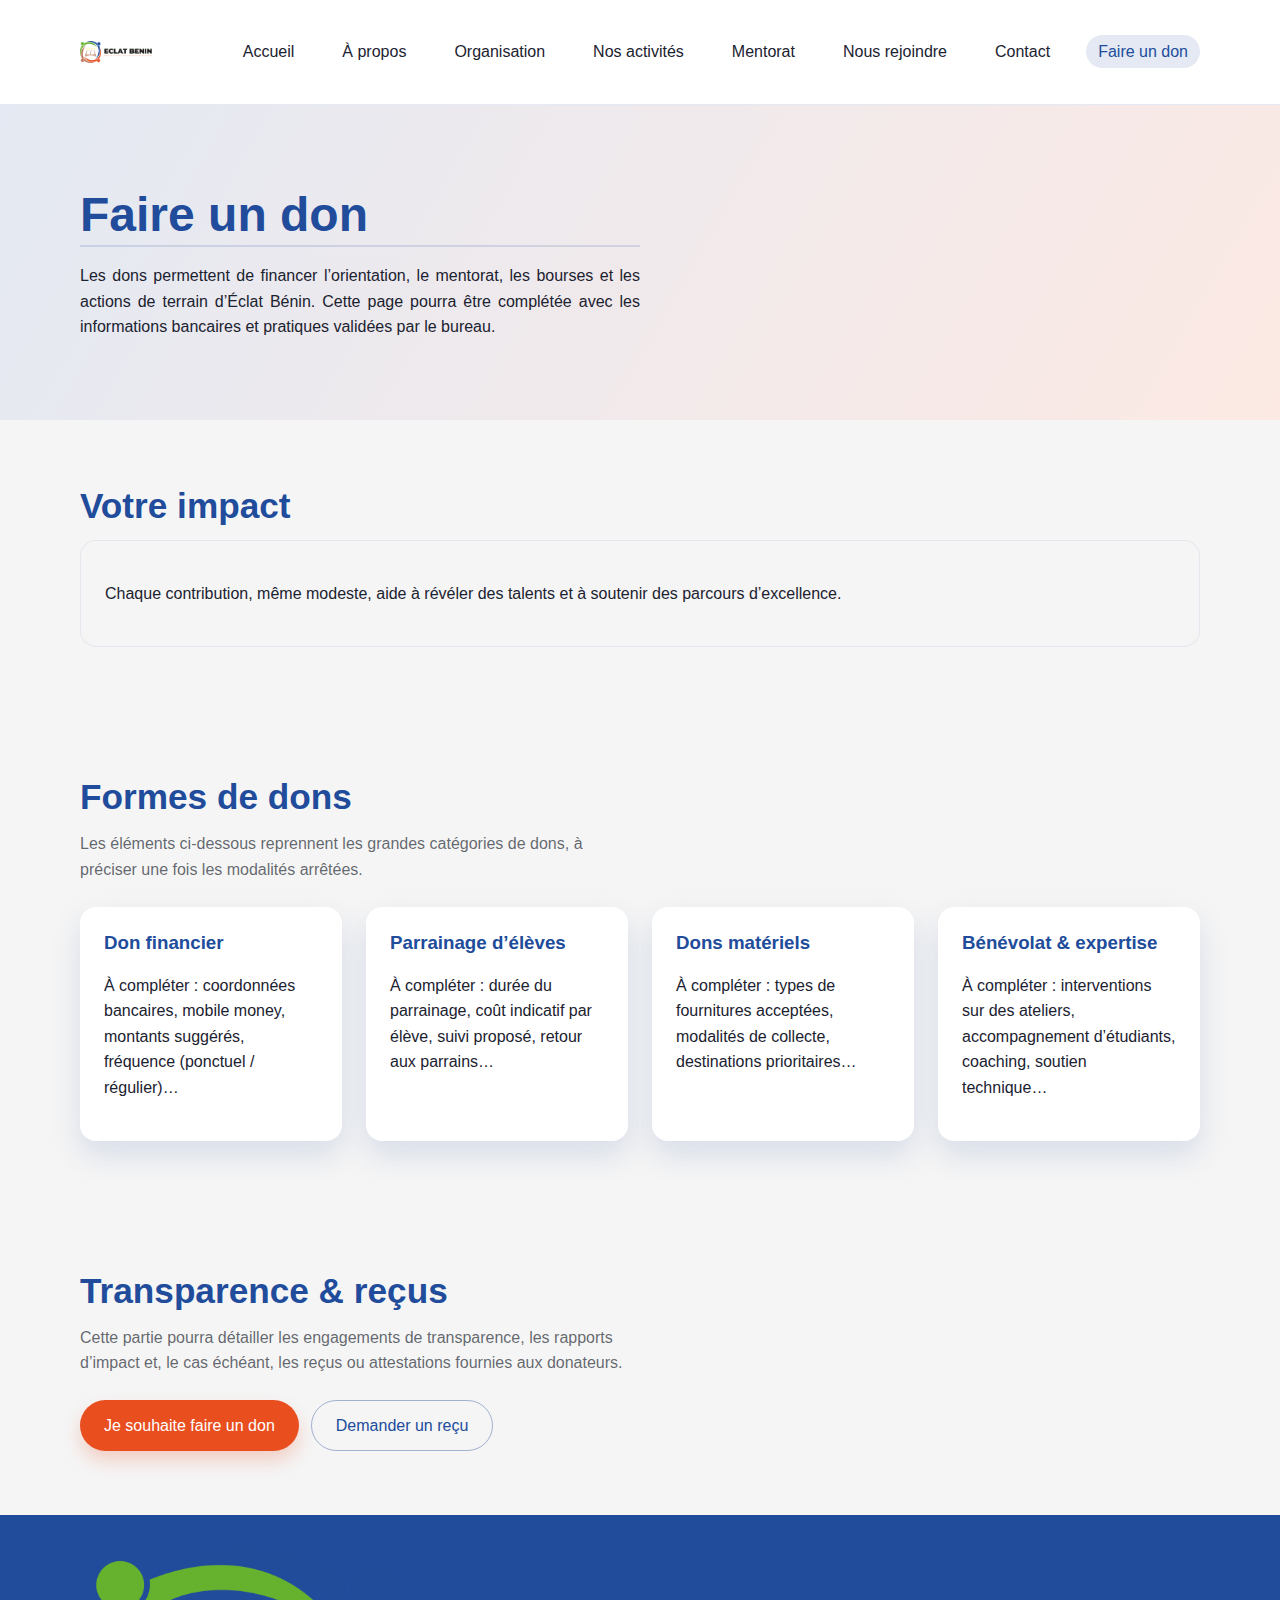
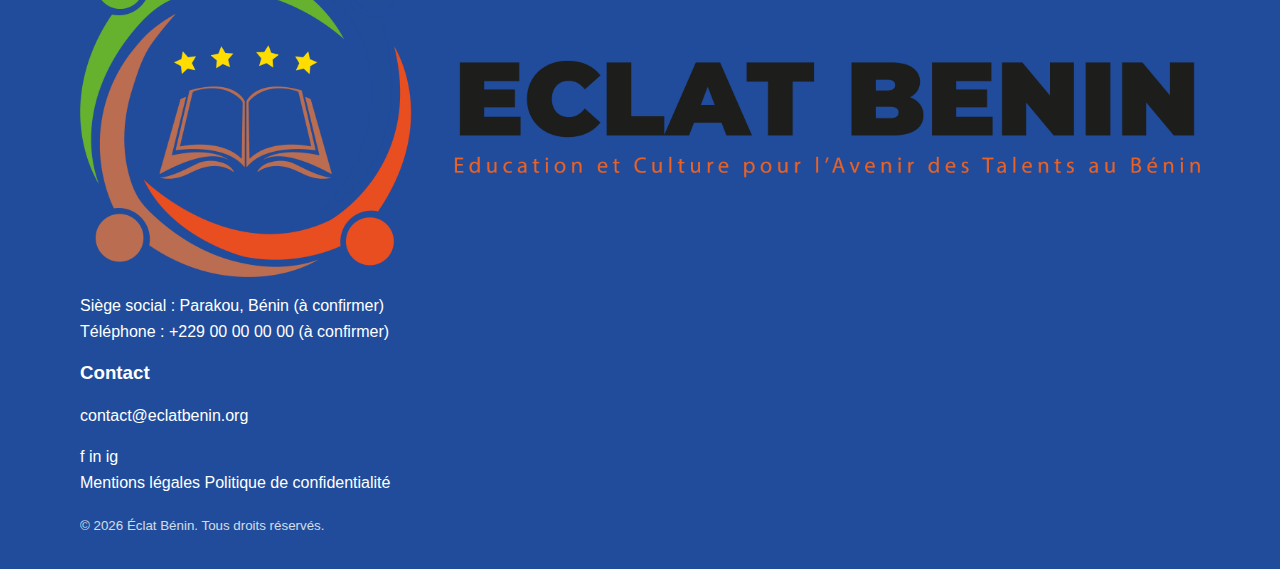
<file: don.html>
<!DOCTYPE html>
<html lang="fr">
  <head>
    <meta charset="UTF-8" />
    <meta name="viewport" content="width=device-width, initial-scale=1.0" />
    <title>Éclat Bénin | Faire un don</title>
    <meta
      name="description"
      content="Soutenir Éclat Bénin par un don financier, matériel ou un parrainage."
    />
    <meta property="og:title" content="Éclat Bénin | Faire un don" />
    <meta
      property="og:description"
      content="Découvrir les différentes façons de soutenir les actions d’Éclat Bénin."
    />
    <meta property="og:type" content="website" />
    <meta property="og:image" content="images/logo.png" />
    <link rel="icon" href="images/logo.png" />
    <link rel="stylesheet" href="css/style.css" />
    <script defer src="js/script.js"></script>
  </head>
  <body>
    <a class="skip-link" href="#contenu">Aller au contenu</a>
    <header>
      <div class="container nav">
        <a class="logo" href="index.html" aria-label="Éclat Bénin - Accueil">
          <img src="images/logo.png" alt="Logo Éclat Bénin" />
        </a>
        <button
          class="menu-toggle"
          type="button"
          aria-label="Ouvrir le menu"
          aria-expanded="false"
          aria-controls="primary-navigation"
          data-nav-toggle
        >
          <span></span>
          <span></span>
          <span></span>
        </button>
        <ul class="nav-list" data-nav-menu id="primary-navigation">
          <li><a href="index.html">Accueil</a></li>
          <li><a href="about.html">À propos</a></li>
          <li><a href="organisation.html">Organisation</a></li>
          <li><a href="actions.html">Nos activités</a></li>
          <li><a href="mentorat.html">Mentorat</a></li>
          <li><a href="nous-rejoindre.html">Nous rejoindre</a></li>
          <li><a href="contact.html">Contact</a></li>
          <li><a class="donate-link" href="don.html" aria-current="page">Faire un don</a></li>
        </ul>
      </div>
    </header>
    <div class="nav-overlay" data-nav-overlay aria-hidden="true"></div>

    <main id="contenu">
      <section class="hero">
        <div class="container hero-content">
          <div class="hero-text">
            <h1 class="hero-title">Faire un don</h1>
            <div class="hero-description-box">
              <p class="hero-description">
                Les dons permettent de financer l’orientation, le mentorat, les bourses et les
                actions de terrain d’Éclat Bénin. Cette page pourra être complétée avec les
                informations bancaires et pratiques validées par le bureau.
              </p>
            </div>
          </div>
        </div>
      </section>

      <section class="section-muted">
        <div class="container content-section">
          <h2 class="section-title">Votre impact</h2>
          <div class="about-highlight">
            <p>
              Chaque contribution, même modeste, aide à révéler des talents et à soutenir
              des parcours d’excellence.
            </p>
          </div>
        </div>
      </section>

      <section class="center-on-mobile section-muted">
        <div class="container">
          <h2 class="section-title">Formes de dons</h2>
          <p class="section-subtitle">
            Les éléments ci-dessous reprennent les grandes catégories de dons, à préciser
            une fois les modalités arrêtées.
          </p>
          <div class="mobile-scroll-outer" aria-label="Défiler horizontalement">
          <div class="cards-grid mobile-scroll-infinite">
            <article class="card">
              <h3>Don financier</h3>
              <p>
                À compléter : coordonnées bancaires, mobile money, montants suggérés,
                fréquence (ponctuel / régulier)… 
              </p>
            </article>
            <article class="card">
              <h3>Parrainage d’élèves</h3>
              <p>
                À compléter : durée du parrainage, coût indicatif par élève, suivi proposé,
                retour aux parrains…
              </p>
            </article>
            <article class="card">
              <h3>Dons matériels</h3>
              <p>
                À compléter : types de fournitures acceptées, modalités de collecte,
                destinations prioritaires…
              </p>
            </article>
            <article class="card">
              <h3>Bénévolat & expertise</h3>
              <p>
                À compléter : interventions sur des ateliers, accompagnement d’étudiants,
                coaching, soutien technique…
              </p>
            </article>
          </div>
          </div>
        </div>
      </section>

      <section class="section-muted center-on-mobile">
        <div class="container">
          <h2 class="section-title">Transparence & reçus</h2>
          <p class="section-subtitle">
            Cette partie pourra détailler les engagements de transparence, les rapports
            d’impact et, le cas échéant, les reçus ou attestations fournies aux donateurs.
          </p>
          <div class="cta-group">
            <a class="btn btn-accent" href="contact.html">Je souhaite faire un don</a>
            <a class="btn btn-outline" href="contact.html">Demander un reçu</a>
          </div>
        </div>
      </section>
    </main>

    <footer class="footer">
      <div class="container">
        <div class="footer-grid">
          <div class="footer-brand">
            <a class="footer-logo" href="index.html">
              <img src="images/logo.png" alt="Logo Éclat Bénin" />
            </a>
            <div>
              <p class="footer-address">
                Siège social : Parakou, Bénin (à confirmer)<br />
                Téléphone : +229 00 00 00 00 (à confirmer)
              </p>
              <h3>Contact</h3>
              <p><a href="mailto:contact@eclatbenin.org" class="footer-email">contact@eclatbenin.org</a></p>
              <div class="social-links" aria-label="Réseaux sociaux">
                <a href="https://facebook.com/" target="_blank" rel="noreferrer" aria-label="Facebook Éclat Bénin"><span>f</span></a>
                <a href="https://www.linkedin.com/" target="_blank" rel="noreferrer" aria-label="LinkedIn Éclat Bénin"><span>in</span></a>
                <a href="https://www.instagram.com/" target="_blank" rel="noreferrer" aria-label="Instagram Éclat Bénin"><span>ig</span></a>
              </div>
            </div>
          </div>
        </div>
      </div>
      <div class="footer-bottom">
        <div class="container">
          <nav class="footer-legal-links" aria-label="Mentions légales et confidentialité">
            <a href="mentions-legales.html">Mentions légales</a>
            <a href="politique-confidentialite.html">Politique de confidentialité</a>
          </nav>
          <small>© 2026 Éclat Bénin. Tous droits réservés.</small>
        </div>
      </div>
    </footer>
  </body>
</html>
</file>
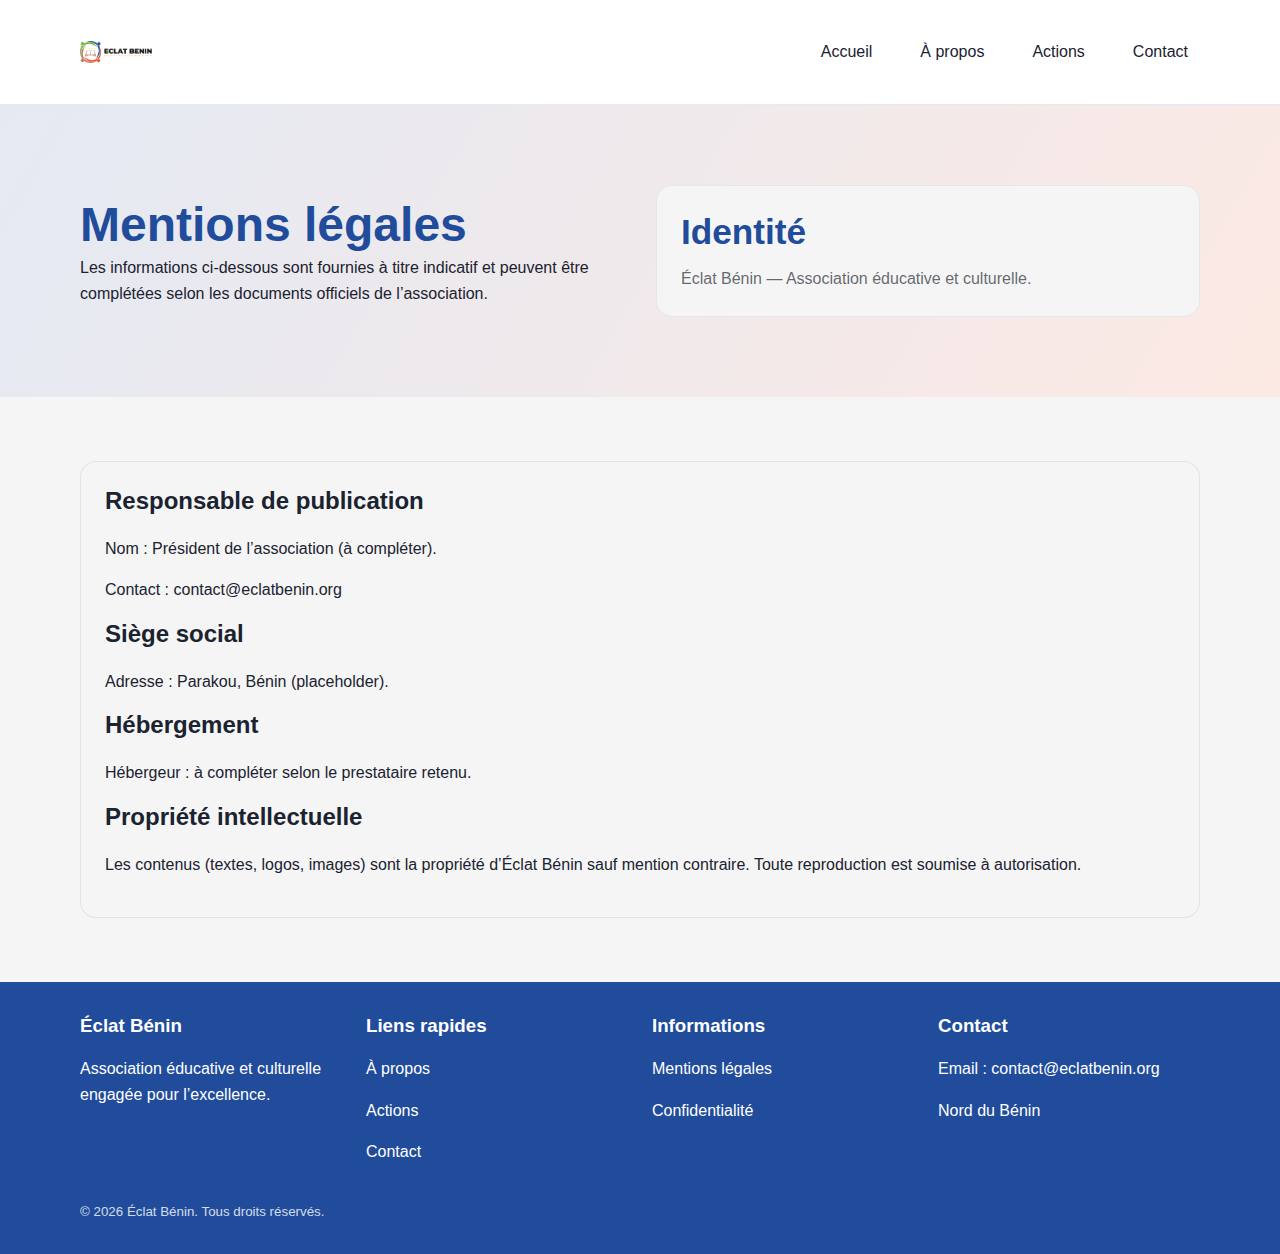
<file: mentions-legales.html>
<!DOCTYPE html>
<html lang="fr">
  <head>
    <meta charset="UTF-8" />
    <meta name="viewport" content="width=device-width, initial-scale=1.0" />
    <title>Éclat Bénin | Mentions légales</title>
    <meta
      name="description"
      content="Mentions légales de l’association Éclat Bénin."
    />
    <meta property="og:title" content="Éclat Bénin | Mentions légales" />
    <meta
      property="og:description"
      content="Informations légales et contact de l’association Éclat Bénin."
    />
    <meta property="og:type" content="website" />
    <meta property="og:image" content="images/logo.png" />
    <link rel="icon" href="images/logo.png" />
    <link rel="stylesheet" href="css/style.css" />
    <script defer src="js/script.js"></script>
  </head>
  <body>
    <a class="skip-link" href="#contenu">Aller au contenu</a>
    <header>
      <div class="container nav">
        <a class="logo" href="index.html" aria-label="Éclat Bénin - Accueil">
          <img src="images/logo.png" alt="Logo Éclat Bénin" />
        </a>
        <button
          class="menu-toggle"
          type="button"
          aria-label="Ouvrir le menu"
          aria-expanded="false"
          aria-controls="primary-navigation"
          data-nav-toggle
        >
          <span></span>
          <span></span>
          <span></span>
        </button>
        <ul class="nav-list" data-nav-menu id="primary-navigation">
          <li><a href="index.html">Accueil</a></li>
          <li><a href="about.html">À propos</a></li>
          <li><a href="actions.html">Actions</a></li>
          <li><a href="contact.html">Contact</a></li>
        </ul>
      </div>
    </header>
    <div class="nav-overlay" data-nav-overlay aria-hidden="true"></div>

    <main id="contenu">
      <section class="hero">
        <div class="container hero-content">
          <div>
            <h1>Mentions légales</h1>
            <p>
              Les informations ci-dessous sont fournies à titre indicatif et peuvent être
              complétées selon les documents officiels de l’association.
            </p>
          </div>
          <div class="about-highlight">
            <h2 class="section-title">Identité</h2>
            <p class="section-subtitle">
              Éclat Bénin — Association éducative et culturelle.
            </p>
          </div>
        </div>
      </section>

      <section class="section-muted">
        <div class="container legal-card">
          <h2>Responsable de publication</h2>
          <p>Nom : Président de l’association (à compléter).</p>
          <p>Contact : contact@eclatbenin.org</p>

          <h2>Siège social</h2>
          <p>Adresse : Parakou, Bénin (placeholder).</p>

          <h2>Hébergement</h2>
          <p>Hébergeur : à compléter selon le prestataire retenu.</p>

          <h2>Propriété intellectuelle</h2>
          <p>
            Les contenus (textes, logos, images) sont la propriété d’Éclat Bénin sauf mention
            contraire. Toute reproduction est soumise à autorisation.
          </p>
        </div>
      </section>
    </main>

    <footer class="footer">
      <div class="container footer-grid">
        <div>
          <h3>Éclat Bénin</h3>
          <p>Association éducative et culturelle engagée pour l’excellence.</p>
        </div>
        <div>
          <h3>Liens rapides</h3>
          <p><a href="about.html">À propos</a></p>
          <p><a href="actions.html">Actions</a></p>
          <p><a href="contact.html">Contact</a></p>
        </div>
        <div>
          <h3>Informations</h3>
          <p><a href="mentions-legales.html">Mentions légales</a></p>
          <p><a href="politique-confidentialite.html">Confidentialité</a></p>
        </div>
        <div>
          <h3>Contact</h3>
          <p>Email : contact@eclatbenin.org</p>
          <p>Nord du Bénin</p>
        </div>
      </div>
      <div class="container">
        <small>© 2026 Éclat Bénin. Tous droits réservés.</small>
      </div>
    </footer>
  </body>
</html>
</file>
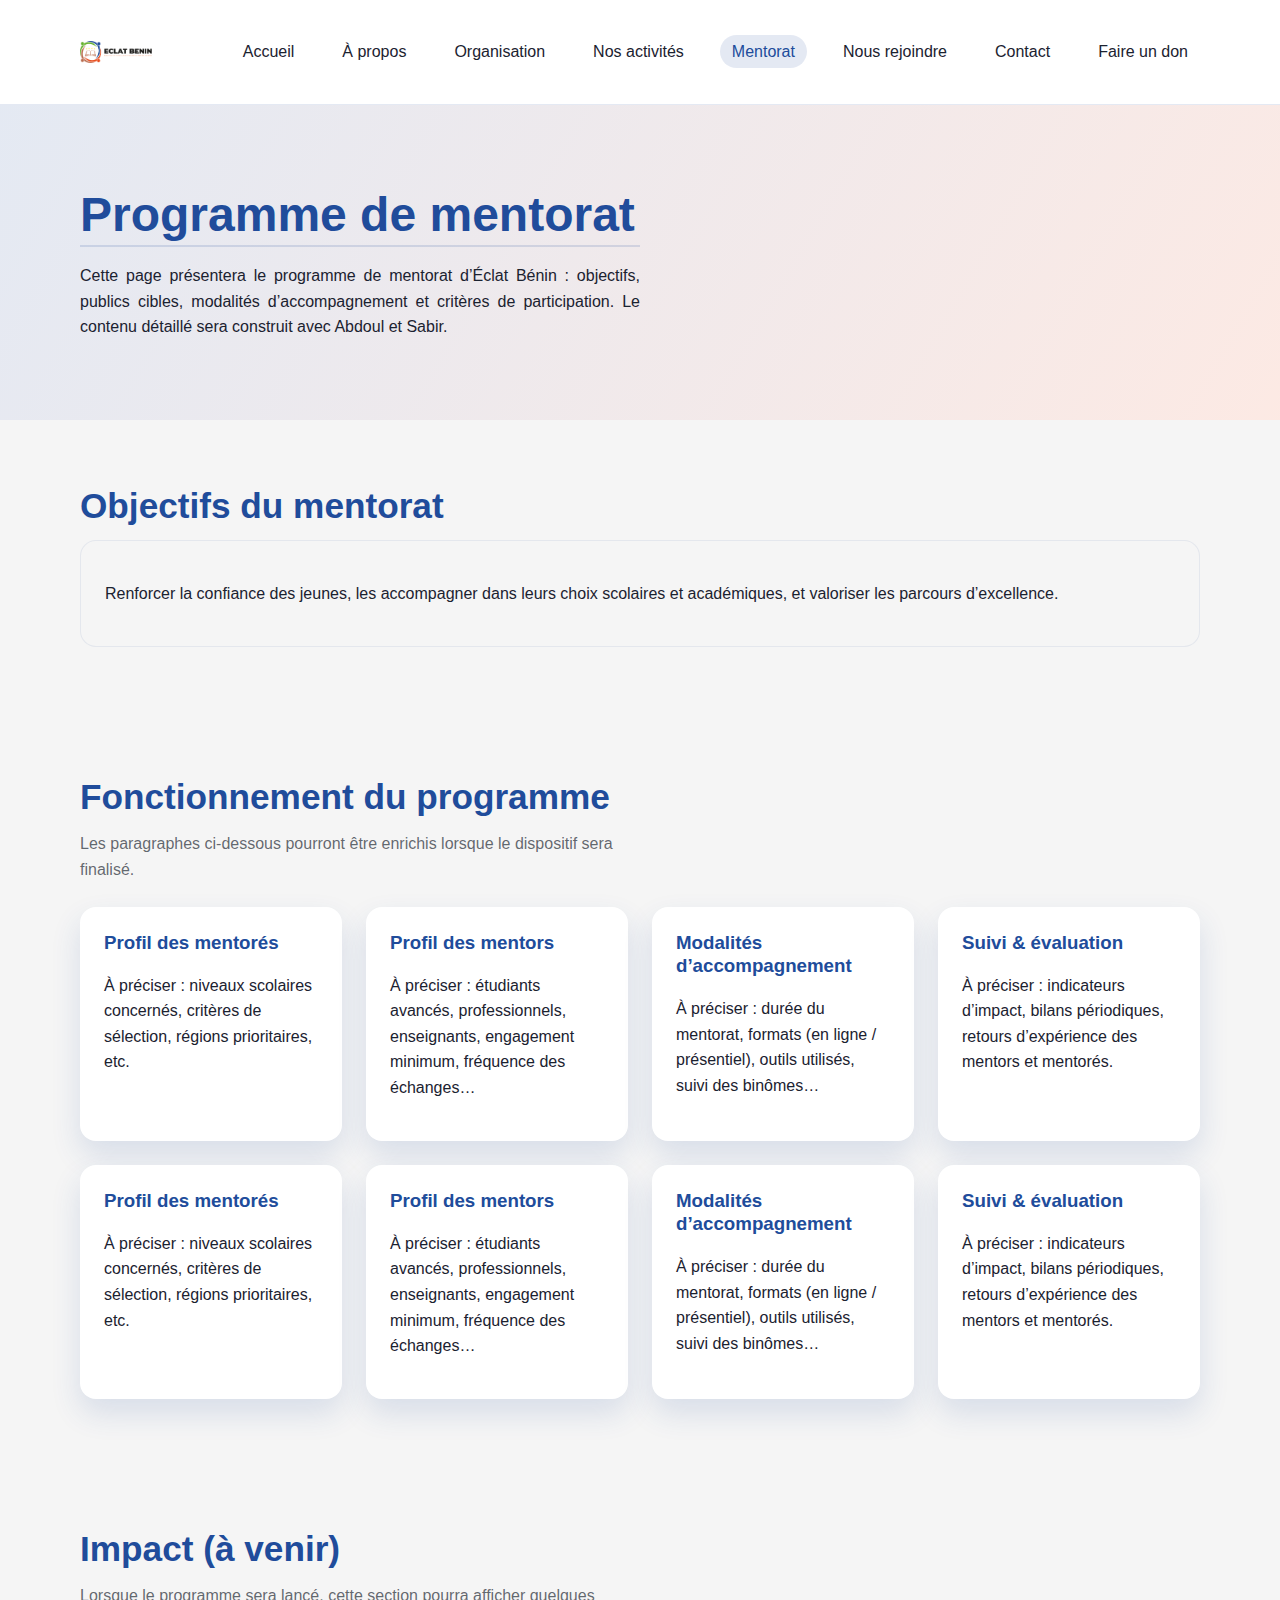
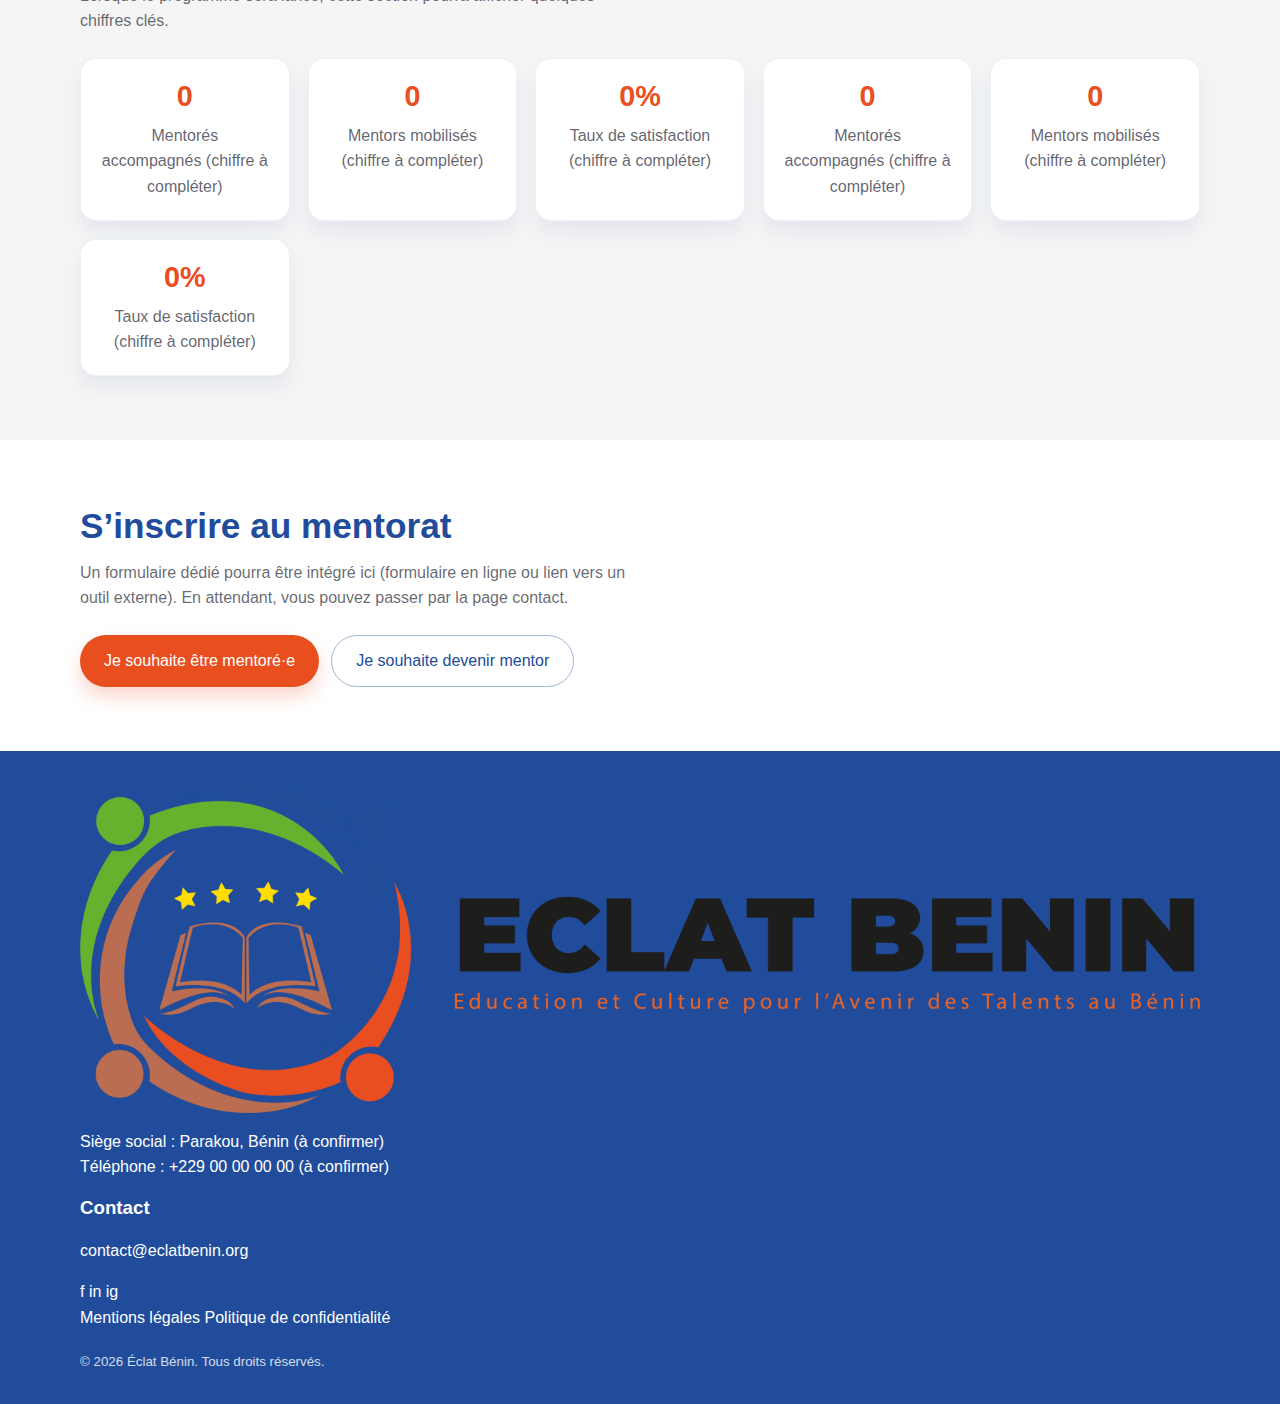
<file: mentorat.html>
<!DOCTYPE html>
<html lang="fr">
  <head>
    <meta charset="UTF-8" />
    <meta name="viewport" content="width=device-width, initial-scale=1.0" />
    <title>Éclat Bénin | Mentorat</title>
    <meta
      name="description"
      content="Présentation du programme de mentorat d’Éclat Bénin : objectifs, fonctionnement et inscription."
    />
    <meta property="og:title" content="Éclat Bénin | Mentorat" />
    <meta
      property="og:description"
      content="Accompagnement des élèves et étudiants grâce au mentorat."
    />
    <meta property="og:type" content="website" />
    <meta property="og:image" content="images/logo.png" />
    <link rel="icon" href="images/logo.png" />
    <link rel="stylesheet" href="css/style.css" />
    <script defer src="js/script.js"></script>
  </head>
  <body>
    <a class="skip-link" href="#contenu">Aller au contenu</a>
    <header>
      <div class="container nav">
        <a class="logo" href="index.html" aria-label="Éclat Bénin - Accueil">
          <img src="images/logo.png" alt="Logo Éclat Bénin" />
        </a>
        <button
          class="menu-toggle"
          type="button"
          aria-label="Ouvrir le menu"
          aria-expanded="false"
          aria-controls="primary-navigation"
          data-nav-toggle
        >
          <span></span>
          <span></span>
          <span></span>
        </button>
        <ul class="nav-list" data-nav-menu id="primary-navigation">
          <li><a href="index.html">Accueil</a></li>
          <li><a href="about.html">À propos</a></li>
          <li><a href="organisation.html">Organisation</a></li>
          <li><a href="actions.html">Nos activités</a></li>
          <li><a href="mentorat.html" aria-current="page">Mentorat</a></li>
          <li><a href="nous-rejoindre.html">Nous rejoindre</a></li>
          <li><a href="contact.html">Contact</a></li>
          <li><a class="donate-link" href="don.html">Faire un don</a></li>
        </ul>
      </div>
    </header>
    <div class="nav-overlay" data-nav-overlay aria-hidden="true"></div>

    <main id="contenu">
      <section class="hero">
        <div class="container hero-content">
          <div class="hero-text">
            <h1 class="hero-title">Programme de mentorat</h1>
            <div class="hero-description-box">
              <p class="hero-description">
                Cette page présentera le programme de mentorat d’Éclat Bénin : objectifs,
                publics cibles, modalités d’accompagnement et critères de participation. Le
                contenu détaillé sera construit avec Abdoul et Sabir.
              </p>
            </div>
          </div>
        </div>
      </section>

      <section class="section-muted">
        <div class="container content-section">
          <h2 class="section-title">Objectifs du mentorat</h2>
          <div class="about-highlight">
            <p>
              Renforcer la confiance des jeunes, les accompagner dans leurs choix scolaires
              et académiques, et valoriser les parcours d’excellence.
            </p>
          </div>
        </div>
      </section>

      <section class="center-on-mobile section-muted">
        <div class="container">
          <h2 class="section-title">Fonctionnement du programme</h2>
          <p class="section-subtitle">
            Les paragraphes ci-dessous pourront être enrichis lorsque le dispositif sera
            finalisé.
          </p>
          <div class="mobile-scroll-outer" aria-label="Défiler horizontalement">
          <div class="cards-grid mobile-scroll-infinite">
            <article class="card">
              <h3>Profil des mentorés</h3>
              <p>
                À préciser : niveaux scolaires concernés, critères de sélection, régions
                prioritaires, etc.
              </p>
            </article>
            <article class="card">
              <h3>Profil des mentors</h3>
              <p>
                À préciser : étudiants avancés, professionnels, enseignants, engagement
                minimum, fréquence des échanges…
              </p>
            </article>
            <article class="card">
              <h3>Modalités d’accompagnement</h3>
              <p>
                À préciser : durée du mentorat, formats (en ligne / présentiel), outils
                utilisés, suivi des binômes…
              </p>
            </article>
            <article class="card">
              <h3>Suivi & évaluation</h3>
              <p>
                À préciser : indicateurs d’impact, bilans périodiques, retours d’expérience
                des mentors et mentorés.
              </p>
            </article>
            <article class="card" aria-hidden="true">
              <h3>Profil des mentorés</h3>
              <p>
                À préciser : niveaux scolaires concernés, critères de sélection, régions
                prioritaires, etc.
              </p>
            </article>
            <article class="card" aria-hidden="true">
              <h3>Profil des mentors</h3>
              <p>
                À préciser : étudiants avancés, professionnels, enseignants, engagement
                minimum, fréquence des échanges…
              </p>
            </article>
            <article class="card" aria-hidden="true">
              <h3>Modalités d’accompagnement</h3>
              <p>
                À préciser : durée du mentorat, formats (en ligne / présentiel), outils
                utilisés, suivi des binômes…
              </p>
            </article>
            <article class="card" aria-hidden="true">
              <h3>Suivi & évaluation</h3>
              <p>
                À préciser : indicateurs d’impact, bilans périodiques, retours d’expérience
                des mentors et mentorés.
              </p>
            </article>
          </div>
          </div>
        </div>
      </section>

      <section class="section-muted center-on-mobile">
        <div class="container">
          <h2 class="section-title">Impact (à venir)</h2>
          <p class="section-subtitle">
            Lorsque le programme sera lancé, cette section pourra afficher quelques chiffres
            clés.
          </p>
          <div class="mobile-scroll-outer" aria-label="Défiler horizontalement">
          <div class="stats-grid mobile-scroll-infinite">
            <div class="stat-card">
              <h3>0</h3>
              <p>Mentorés accompagnés (chiffre à compléter)</p>
            </div>
            <div class="stat-card">
              <h3>0</h3>
              <p>Mentors mobilisés (chiffre à compléter)</p>
            </div>
            <div class="stat-card">
              <h3>0%</h3>
              <p>Taux de satisfaction (chiffre à compléter)</p>
            </div>
            <div class="stat-card" aria-hidden="true">
              <h3>0</h3>
              <p>Mentorés accompagnés (chiffre à compléter)</p>
            </div>
            <div class="stat-card" aria-hidden="true">
              <h3>0</h3>
              <p>Mentors mobilisés (chiffre à compléter)</p>
            </div>
            <div class="stat-card" aria-hidden="true">
              <h3>0%</h3>
              <p>Taux de satisfaction (chiffre à compléter)</p>
            </div>
          </div>
          </div>
        </div>
      </section>

      <section class="center-on-mobile">
        <div class="container">
          <h2 class="section-title">S’inscrire au mentorat</h2>
          <p class="section-subtitle">
            Un formulaire dédié pourra être intégré ici (formulaire en ligne ou lien vers
            un outil externe). En attendant, vous pouvez passer par la page contact.
          </p>
          <div class="cta-group">
            <a class="btn btn-accent" href="contact.html">Je souhaite être mentoré·e</a>
            <a class="btn btn-outline" href="contact.html">Je souhaite devenir mentor</a>
          </div>
        </div>
      </section>
    </main>

    <footer class="footer">
      <div class="container">
        <div class="footer-grid">
          <div class="footer-brand">
            <a class="footer-logo" href="index.html">
              <img src="images/logo.png" alt="Logo Éclat Bénin" />
            </a>
            <div>
              <p class="footer-address">
                Siège social : Parakou, Bénin (à confirmer)<br />
                Téléphone : +229 00 00 00 00 (à confirmer)
              </p>
              <h3>Contact</h3>
              <p><a href="mailto:contact@eclatbenin.org" class="footer-email">contact@eclatbenin.org</a></p>
              <div class="social-links" aria-label="Réseaux sociaux">
                <a href="https://facebook.com/" target="_blank" rel="noreferrer" aria-label="Facebook Éclat Bénin"><span>f</span></a>
                <a href="https://www.linkedin.com/" target="_blank" rel="noreferrer" aria-label="LinkedIn Éclat Bénin"><span>in</span></a>
                <a href="https://www.instagram.com/" target="_blank" rel="noreferrer" aria-label="Instagram Éclat Bénin"><span>ig</span></a>
              </div>
            </div>
          </div>
        </div>
      </div>
      <div class="footer-bottom">
        <div class="container">
          <nav class="footer-legal-links" aria-label="Mentions légales et confidentialité">
            <a href="mentions-legales.html">Mentions légales</a>
            <a href="politique-confidentialite.html">Politique de confidentialité</a>
          </nav>
          <small>© 2026 Éclat Bénin. Tous droits réservés.</small>
        </div>
      </div>
    </footer>
  </body>
</html>
</file>
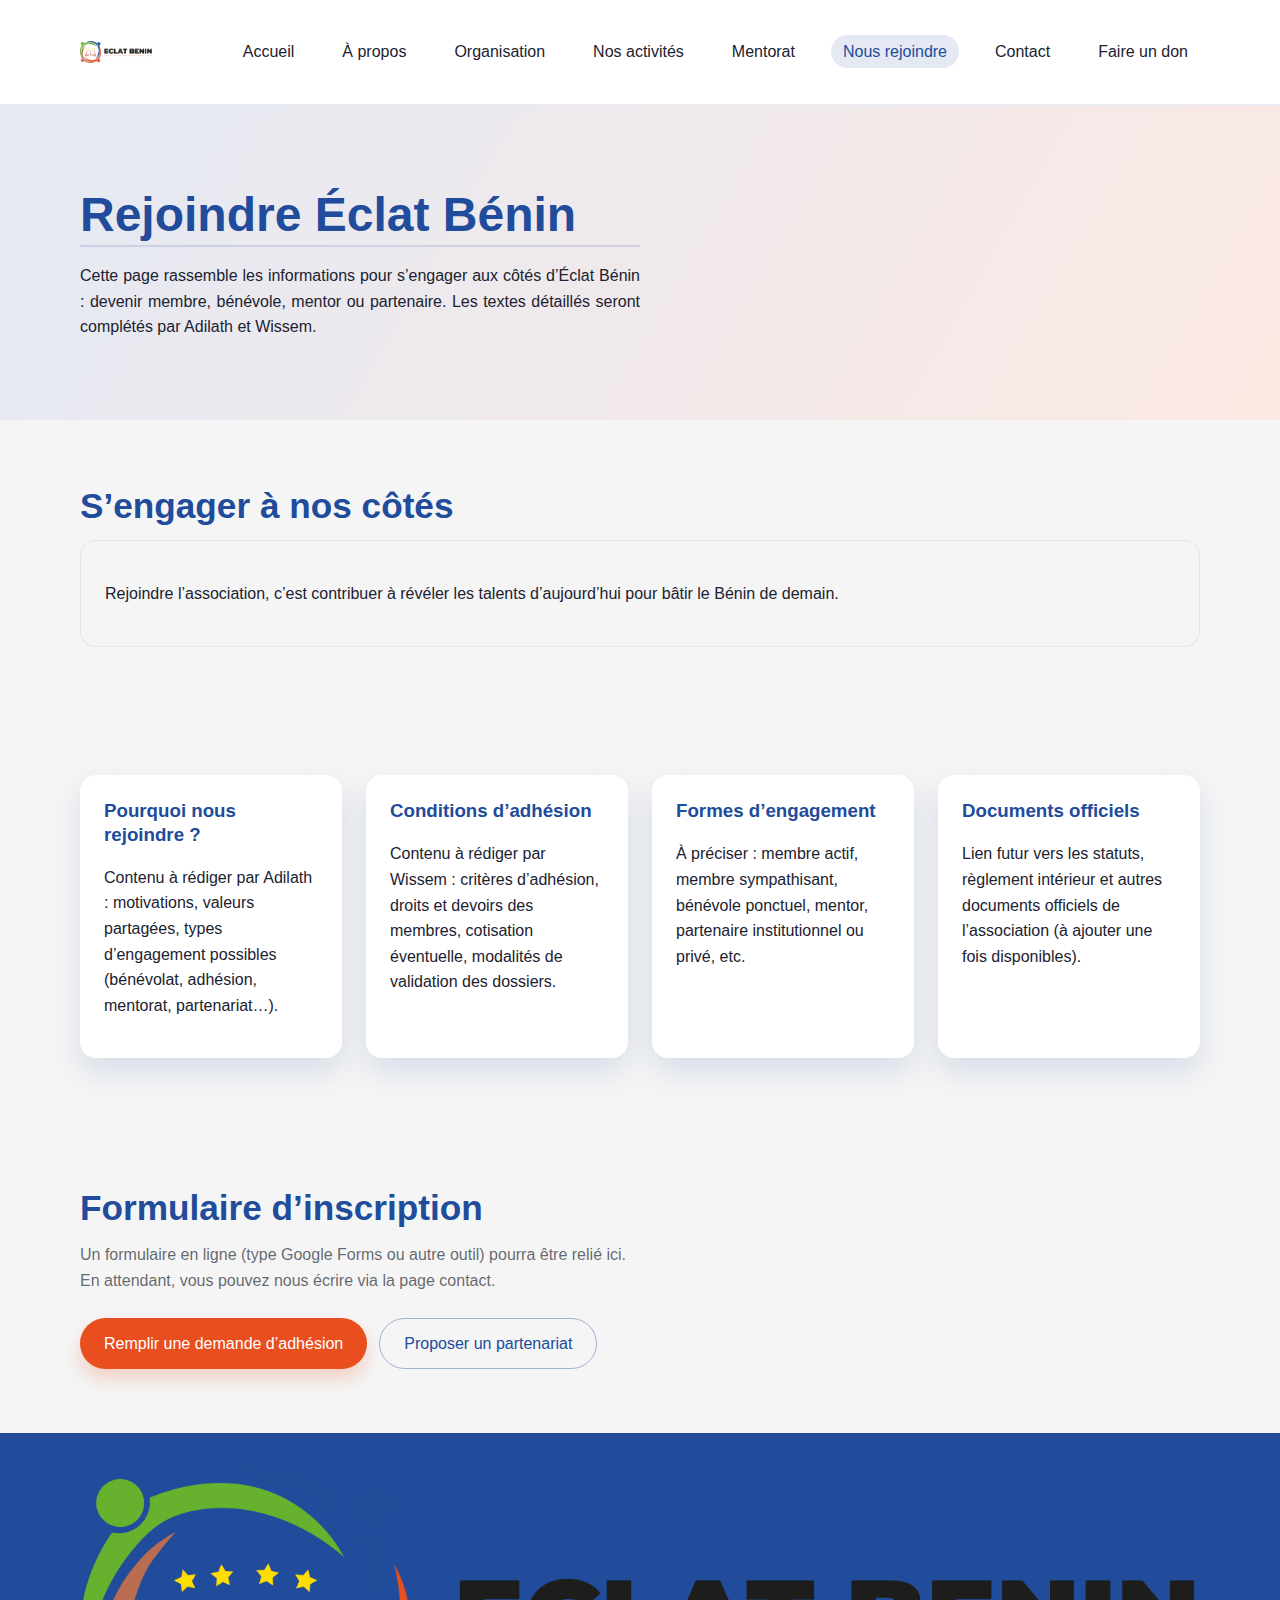
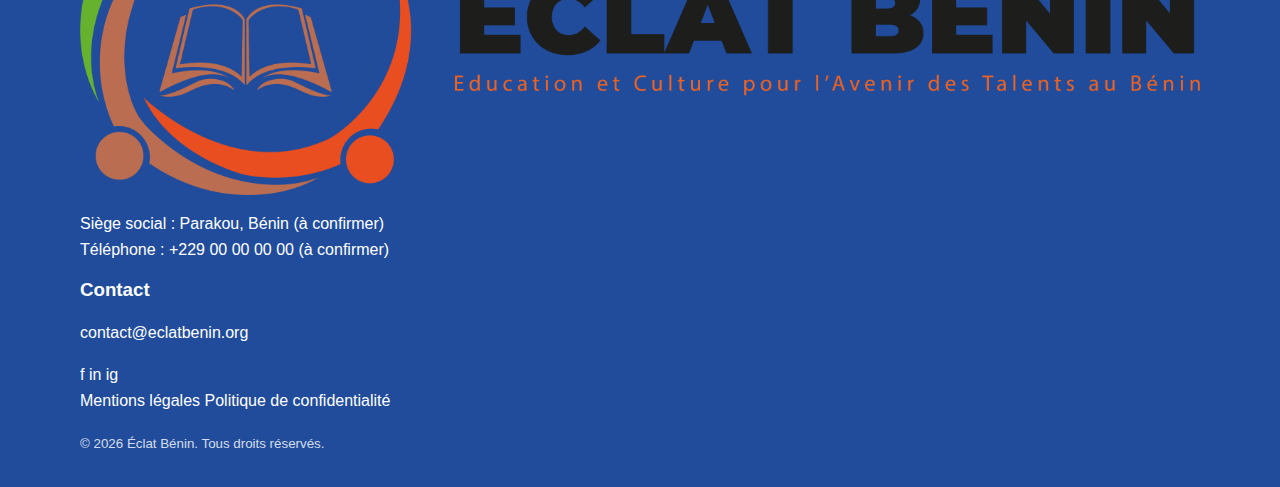
<file: nous-rejoindre.html>
<!DOCTYPE html>
<html lang="fr">
  <head>
    <meta charset="UTF-8" />
    <meta name="viewport" content="width=device-width, initial-scale=1.0" />
    <title>Éclat Bénin | Nous rejoindre</title>
    <meta
      name="description"
      content="Pourquoi et comment rejoindre l’association Éclat Bénin : adhésion, bénévolat et engagement."
    />
    <meta property="og:title" content="Éclat Bénin | Nous rejoindre" />
    <meta
      property="og:description"
      content="Conditions d’adhésion et formulaires pour s’engager avec Éclat Bénin."
    />
    <meta property="og:type" content="website" />
    <meta property="og:image" content="images/logo.png" />
    <link rel="icon" href="images/logo.png" />
    <link rel="stylesheet" href="css/style.css" />
    <script defer src="js/script.js"></script>
  </head>
  <body>
    <a class="skip-link" href="#contenu">Aller au contenu</a>
    <header>
      <div class="container nav">
        <a class="logo" href="index.html" aria-label="Éclat Bénin - Accueil">
          <img src="images/logo.png" alt="Logo Éclat Bénin" />
        </a>
        <button
          class="menu-toggle"
          type="button"
          aria-label="Ouvrir le menu"
          aria-expanded="false"
          aria-controls="primary-navigation"
          data-nav-toggle
        >
          <span></span>
          <span></span>
          <span></span>
        </button>
        <ul class="nav-list" data-nav-menu id="primary-navigation">
          <li><a href="index.html">Accueil</a></li>
          <li><a href="about.html">À propos</a></li>
          <li><a href="organisation.html">Organisation</a></li>
          <li><a href="actions.html">Nos activités</a></li>
          <li><a href="mentorat.html">Mentorat</a></li>
          <li><a href="nous-rejoindre.html" aria-current="page">Nous rejoindre</a></li>
          <li><a href="contact.html">Contact</a></li>
          <li><a class="donate-link" href="don.html">Faire un don</a></li>
        </ul>
      </div>
    </header>
    <div class="nav-overlay" data-nav-overlay aria-hidden="true"></div>

    <main id="contenu">
      <section class="hero">
        <div class="container hero-content">
          <div class="hero-text">
            <h1 class="hero-title">Rejoindre Éclat Bénin</h1>
            <div class="hero-description-box">
              <p class="hero-description">
                Cette page rassemble les informations pour s’engager aux côtés d’Éclat Bénin :
                devenir membre, bénévole, mentor ou partenaire. Les textes détaillés seront
                complétés par Adilath et Wissem.
              </p>
            </div>
          </div>
        </div>
      </section>

      <section class="section-muted">
        <div class="container content-section">
          <h2 class="section-title">S’engager à nos côtés</h2>
          <div class="about-highlight">
            <p>
              Rejoindre l’association, c’est contribuer à révéler les talents d’aujourd’hui
              pour bâtir le Bénin de demain.
            </p>
          </div>
        </div>
      </section>

      <section class="center-on-mobile section-muted">
        <div class="container">
          <div class="mobile-scroll-outer" aria-label="Défiler horizontalement">
          <div class="about-grid mobile-scroll-infinite">
          <article class="card">
            <h3>Pourquoi nous rejoindre ?</h3>
            <p>
              Contenu à rédiger par Adilath : motivations, valeurs partagées, types
              d’engagement possibles (bénévolat, adhésion, mentorat, partenariat…).
            </p>
          </article>
          <article class="card">
            <h3>Conditions d’adhésion</h3>
            <p>
              Contenu à rédiger par Wissem : critères d’adhésion, droits et devoirs des
              membres, cotisation éventuelle, modalités de validation des dossiers.
            </p>
          </article>
          <article class="card">
            <h3>Formes d’engagement</h3>
            <p>
              À préciser : membre actif, membre sympathisant, bénévole ponctuel, mentor,
              partenaire institutionnel ou privé, etc.
            </p>
          </article>
          <article class="card">
            <h3>Documents officiels</h3>
            <p>
              Lien futur vers les statuts, règlement intérieur et autres documents officiels
              de l’association (à ajouter une fois disponibles).
            </p>
          </article>
          </div>
          </div>
        </div>
      </section>

      <section class="section-muted center-on-mobile">
        <div class="container">
          <h2 class="section-title">Formulaire d’inscription</h2>
          <p class="section-subtitle">
            Un formulaire en ligne (type Google Forms ou autre outil) pourra être relié
            ici. En attendant, vous pouvez nous écrire via la page contact.
          </p>
          <div class="cta-group">
            <a class="btn btn-accent" href="contact.html">Remplir une demande d’adhésion</a>
            <a class="btn btn-outline" href="contact.html">Proposer un partenariat</a>
          </div>
        </div>
      </section>
    </main>

    <footer class="footer">
      <div class="container">
        <div class="footer-grid">
          <div class="footer-brand">
            <a class="footer-logo" href="index.html">
              <img src="images/logo.png" alt="Logo Éclat Bénin" />
            </a>
            <div>
              <p class="footer-address">
                Siège social : Parakou, Bénin (à confirmer)<br />
                Téléphone : +229 00 00 00 00 (à confirmer)
              </p>
              <h3>Contact</h3>
              <p><a href="mailto:contact@eclatbenin.org" class="footer-email">contact@eclatbenin.org</a></p>
              <div class="social-links" aria-label="Réseaux sociaux">
                <a href="https://facebook.com/" target="_blank" rel="noreferrer" aria-label="Facebook Éclat Bénin"><span>f</span></a>
                <a href="https://www.linkedin.com/" target="_blank" rel="noreferrer" aria-label="LinkedIn Éclat Bénin"><span>in</span></a>
                <a href="https://www.instagram.com/" target="_blank" rel="noreferrer" aria-label="Instagram Éclat Bénin"><span>ig</span></a>
              </div>
            </div>
          </div>
        </div>
      </div>
      <div class="footer-bottom">
        <div class="container">
          <nav class="footer-legal-links" aria-label="Mentions légales et confidentialité">
            <a href="mentions-legales.html">Mentions légales</a>
            <a href="politique-confidentialite.html">Politique de confidentialité</a>
          </nav>
          <small>© 2026 Éclat Bénin. Tous droits réservés.</small>
        </div>
      </div>
    </footer>
  </body>
</html>
</file>
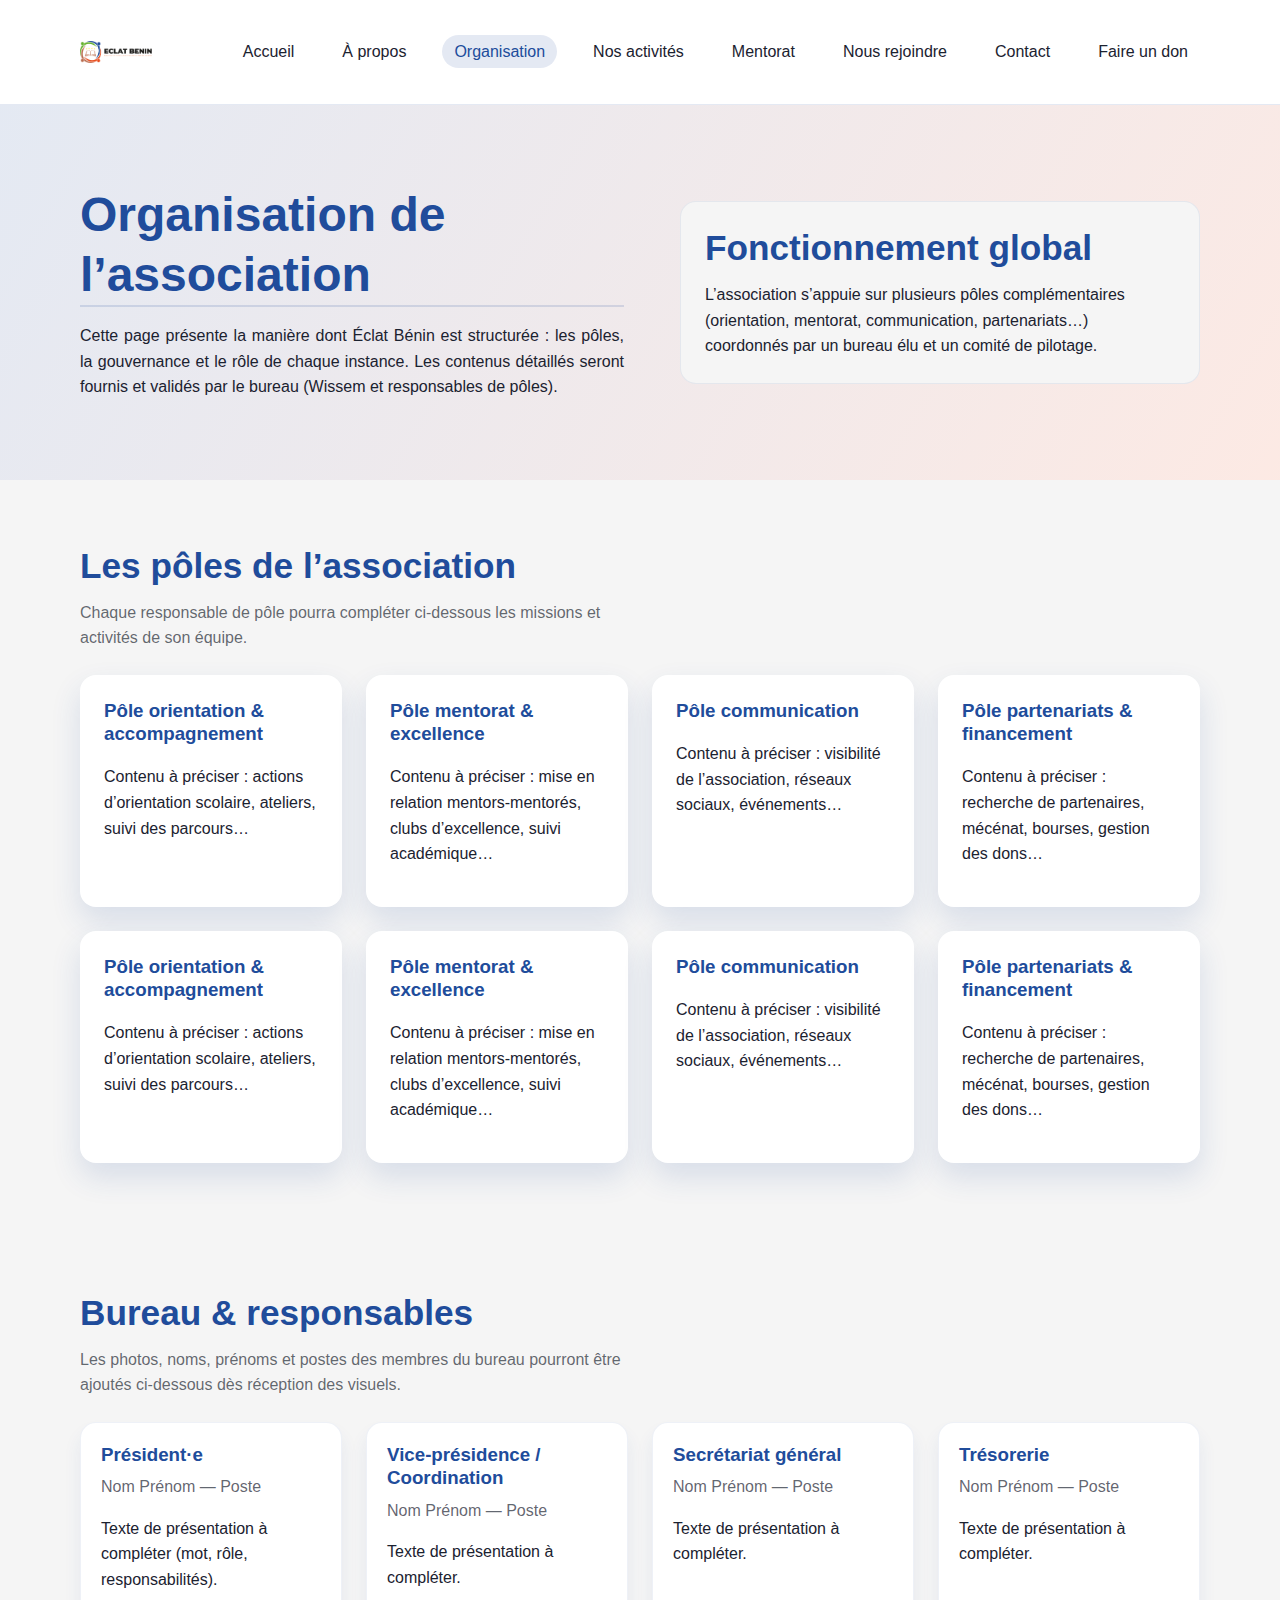
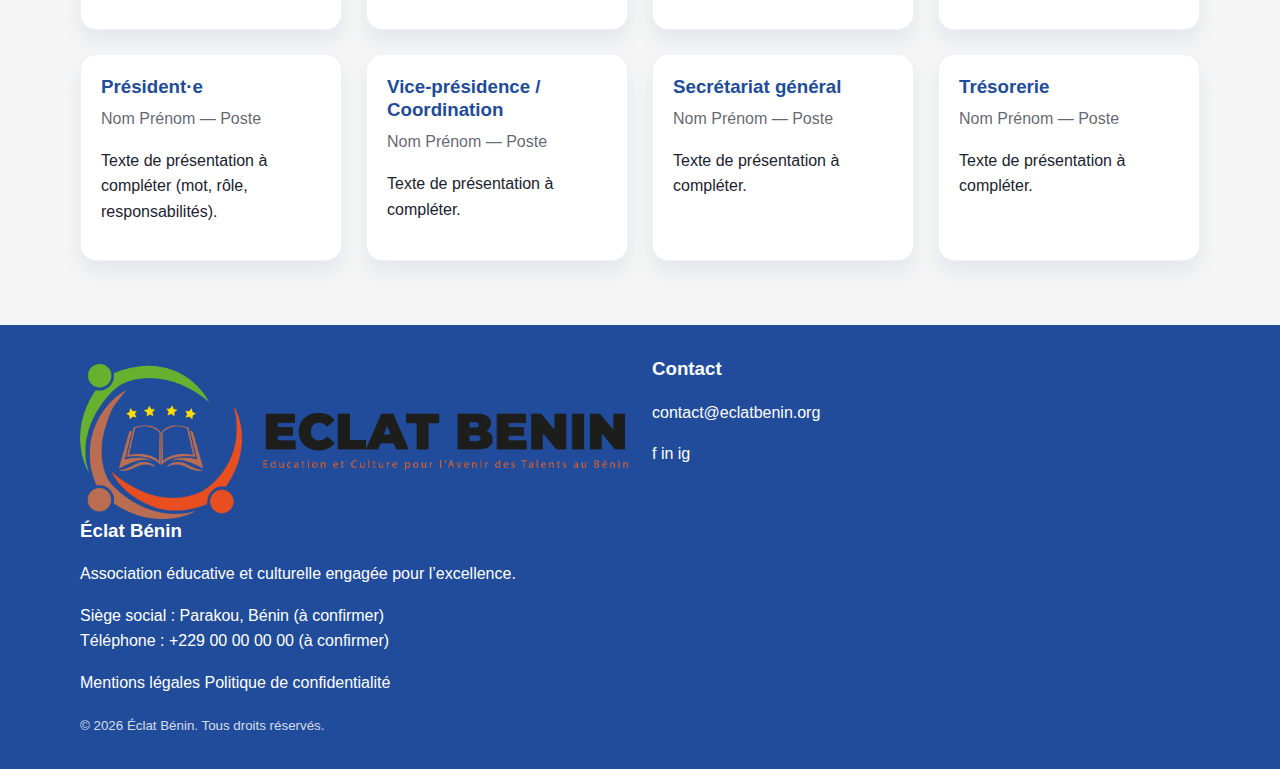
<file: organisation.html>
<!DOCTYPE html>
<html lang="fr">
  <head>
    <meta charset="UTF-8" />
    <meta name="viewport" content="width=device-width, initial-scale=1.0" />
    <title>Éclat Bénin | Organisation</title>
    <meta
      name="description"
      content="Découverte de l’organisation interne d’Éclat Bénin : pôles, gouvernance et répartition des responsabilités."
    />
    <meta property="og:title" content="Éclat Bénin | Organisation" />
    <meta
      property="og:description"
      content="Fonctionnement de l’association, ses pôles et le bureau."
    />
    <meta property="og:type" content="website" />
    <meta property="og:image" content="images/logo.png" />
    <link rel="icon" href="images/logo.png" />
    <link rel="stylesheet" href="css/style.css" />
    <script defer src="js/script.js"></script>
  </head>
  <body>
    <a class="skip-link" href="#contenu">Aller au contenu</a>
    <header>
      <div class="container nav">
        <a class="logo" href="index.html" aria-label="Éclat Bénin - Accueil">
          <img src="images/logo.png" alt="Logo Éclat Bénin" />
        </a>
        <button
          class="menu-toggle"
          type="button"
          aria-label="Ouvrir le menu"
          aria-expanded="false"
          aria-controls="primary-navigation"
          data-nav-toggle
        >
          <span></span>
          <span></span>
          <span></span>
        </button>
        <ul class="nav-list" data-nav-menu id="primary-navigation">
          <li><a href="index.html">Accueil</a></li>
          <li><a href="about.html">À propos</a></li>
          <li><a href="organisation.html" aria-current="page">Organisation</a></li>
          <li><a href="actions.html">Nos activités</a></li>
          <li><a href="mentorat.html">Mentorat</a></li>
          <li><a href="nous-rejoindre.html">Nous rejoindre</a></li>
          <li><a href="contact.html">Contact</a></li>
          <li><a class="donate-link" href="don.html">Faire un don</a></li>
        </ul>
      </div>
    </header>
    <div class="nav-overlay" data-nav-overlay aria-hidden="true"></div>

    <main id="contenu">
      <section class="hero">
        <div class="container hero-content">
          <div class="hero-text">
            <h1 class="hero-title">Organisation de l’association</h1>
            <p class="hero-description">
              Cette page présente la manière dont Éclat Bénin est structurée : les pôles,
              la gouvernance et le rôle de chaque instance. Les contenus détaillés seront
              fournis et validés par le bureau (Wissem et responsables de pôles).
            </p>
          </div>
          <div class="hero-card">
            <div class="about-highlight">
              <h2 class="section-title">Fonctionnement global</h2>
              <p>
                L’association s’appuie sur plusieurs pôles complémentaires (orientation,
                mentorat, communication, partenariats…) coordonnés par un bureau élu et un
                comité de pilotage.
              </p>
            </div>
          </div>
        </div>
      </section>

      <section class="center-on-mobile section-muted">
        <div class="container">
          <h2 class="section-title">Les pôles de l’association</h2>
          <p class="section-subtitle">
            Chaque responsable de pôle pourra compléter ci-dessous les missions et activités
            de son équipe.
          </p>
          <div class="mobile-scroll-outer" aria-label="Défiler horizontalement">
          <div class="about-grid mobile-scroll-infinite">
            <article class="card">
              <h3>Pôle orientation & accompagnement</h3>
              <p>
                Contenu à préciser : actions d’orientation scolaire, ateliers, suivi des
                parcours…
              </p>
            </article>
            <article class="card">
              <h3>Pôle mentorat & excellence</h3>
              <p>
                Contenu à préciser : mise en relation mentors-mentorés, clubs d’excellence,
                suivi académique…
              </p>
            </article>
            <article class="card">
              <h3>Pôle communication</h3>
              <p>
                Contenu à préciser : visibilité de l’association, réseaux sociaux,
                événements…
              </p>
            </article>
            <article class="card">
              <h3>Pôle partenariats & financement</h3>
              <p>
                Contenu à préciser : recherche de partenaires, mécénat, bourses, gestion des
                dons…
              </p>
            </article>
            <article class="card" aria-hidden="true">
              <h3>Pôle orientation & accompagnement</h3>
              <p>
                Contenu à préciser : actions d’orientation scolaire, ateliers, suivi des
                parcours…
              </p>
            </article>
            <article class="card" aria-hidden="true">
              <h3>Pôle mentorat & excellence</h3>
              <p>
                Contenu à préciser : mise en relation mentors-mentorés, clubs d’excellence,
                suivi académique…
              </p>
            </article>
            <article class="card" aria-hidden="true">
              <h3>Pôle communication</h3>
              <p>
                Contenu à préciser : visibilité de l’association, réseaux sociaux,
                événements…
              </p>
            </article>
            <article class="card" aria-hidden="true">
              <h3>Pôle partenariats & financement</h3>
              <p>
                Contenu à préciser : recherche de partenaires, mécénat, bourses, gestion des
                dons…
              </p>
            </article>
          </div>
          </div>
        </div>
      </section>

      <section class="section-muted center-on-mobile">
        <div class="container">
          <h2 class="section-title">Bureau & responsables</h2>
          <p class="section-subtitle">
            Les photos, noms, prénoms et postes des membres du bureau pourront être ajoutés
            ci-dessous dès réception des visuels.
          </p>
          <div class="mobile-scroll-outer" aria-label="Défiler horizontalement">
          <div class="team-grid mobile-scroll-infinite">
            <article class="team-card">
              <h3>Président·e</h3>
              <p class="team-role">Nom Prénom — Poste</p>
              <p>Texte de présentation à compléter (mot, rôle, responsabilités).</p>
            </article>
            <article class="team-card">
              <h3>Vice-présidence / Coordination</h3>
              <p class="team-role">Nom Prénom — Poste</p>
              <p>Texte de présentation à compléter.</p>
            </article>
            <article class="team-card">
              <h3>Secrétariat général</h3>
              <p class="team-role">Nom Prénom — Poste</p>
              <p>Texte de présentation à compléter.</p>
            </article>
            <article class="team-card">
              <h3>Trésorerie</h3>
              <p class="team-role">Nom Prénom — Poste</p>
              <p>Texte de présentation à compléter.</p>
            </article>
            <article class="team-card" aria-hidden="true">
              <h3>Président·e</h3>
              <p class="team-role">Nom Prénom — Poste</p>
              <p>Texte de présentation à compléter (mot, rôle, responsabilités).</p>
            </article>
            <article class="team-card" aria-hidden="true">
              <h3>Vice-présidence / Coordination</h3>
              <p class="team-role">Nom Prénom — Poste</p>
              <p>Texte de présentation à compléter.</p>
            </article>
            <article class="team-card" aria-hidden="true">
              <h3>Secrétariat général</h3>
              <p class="team-role">Nom Prénom — Poste</p>
              <p>Texte de présentation à compléter.</p>
            </article>
            <article class="team-card" aria-hidden="true">
              <h3>Trésorerie</h3>
              <p class="team-role">Nom Prénom — Poste</p>
              <p>Texte de présentation à compléter.</p>
            </article>
          </div>
          </div>
        </div>
      </section>
    </main>

    <footer class="footer">
      <div class="container">
        <div class="footer-grid">
          <div class="footer-brand">
            <a class="footer-logo" href="index.html">
              <img src="images/logo.png" alt="Logo Éclat Bénin" />
            </a>
            <div>
              <h3>Éclat Bénin</h3>
              <p>Association éducative et culturelle engagée pour l’excellence.</p>
              <p class="footer-address">
                Siège social : Parakou, Bénin (à confirmer)<br />
                Téléphone : +229 00 00 00 00 (à confirmer)
              </p>
            </div>
          </div>
          <div class="footer-contact">
            <h3>Contact</h3>
            <p><a href="mailto:contact@eclatbenin.org" class="footer-email">contact@eclatbenin.org</a></p>
            <div class="social-links" aria-label="Réseaux sociaux">
              <a href="https://facebook.com/" target="_blank" rel="noreferrer" aria-label="Facebook Éclat Bénin"><span>f</span></a>
              <a href="https://www.linkedin.com/" target="_blank" rel="noreferrer" aria-label="LinkedIn Éclat Bénin"><span>in</span></a>
              <a href="https://www.instagram.com/" target="_blank" rel="noreferrer" aria-label="Instagram Éclat Bénin"><span>ig</span></a>
            </div>
          </div>
        </div>
      </div>
      <div class="footer-bottom">
        <div class="container">
          <nav class="footer-legal-links" aria-label="Mentions légales et confidentialité">
            <a href="mentions-legales.html">Mentions légales</a>
            <a href="politique-confidentialite.html">Politique de confidentialité</a>
          </nav>
          <small>© 2026 Éclat Bénin. Tous droits réservés.</small>
        </div>
      </div>
    </footer>
  </body>
</html>
</file>
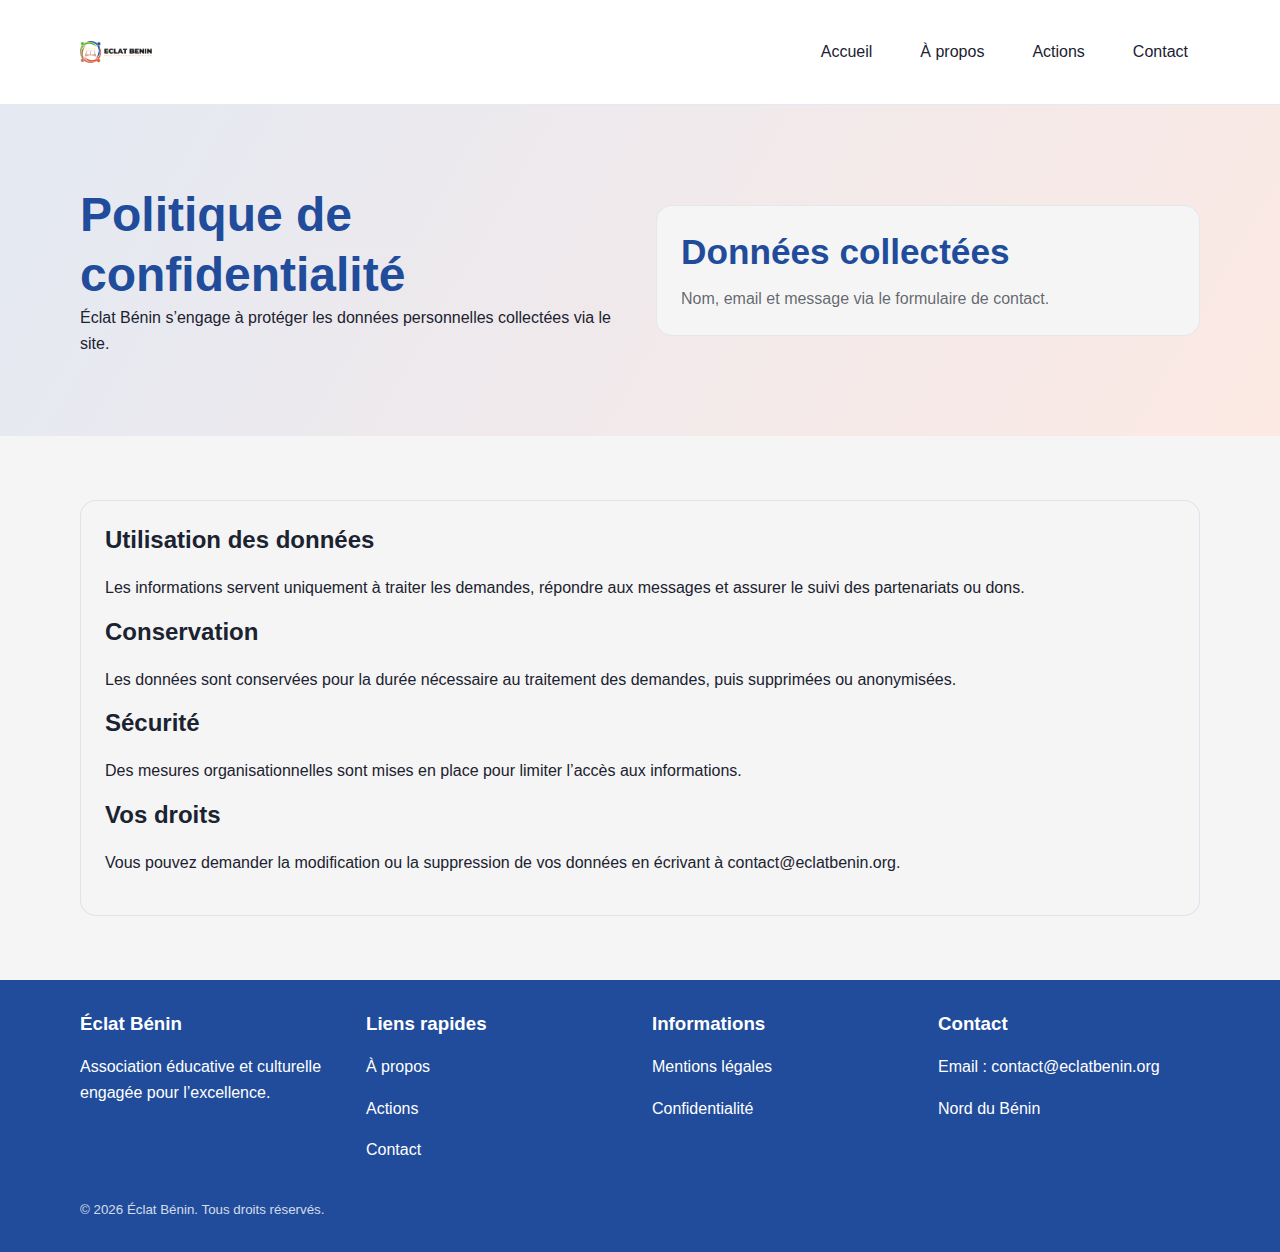
<file: politique-confidentialite.html>
<!DOCTYPE html>
<html lang="fr">
  <head>
    <meta charset="UTF-8" />
    <meta name="viewport" content="width=device-width, initial-scale=1.0" />
    <title>Éclat Bénin | Politique de confidentialité</title>
    <meta
      name="description"
      content="Politique de confidentialité d’Éclat Bénin et traitement des données du formulaire."
    />
    <meta property="og:title" content="Éclat Bénin | Politique de confidentialité" />
    <meta
      property="og:description"
      content="Engagement de l’association pour la protection des données personnelles."
    />
    <meta property="og:type" content="website" />
    <meta property="og:image" content="images/logo.png" />
    <link rel="icon" href="images/logo.png" />
    <link rel="stylesheet" href="css/style.css" />
    <script defer src="js/script.js"></script>
  </head>
  <body>
    <a class="skip-link" href="#contenu">Aller au contenu</a>
    <header>
      <div class="container nav">
        <a class="logo" href="index.html" aria-label="Éclat Bénin - Accueil">
          <img src="images/logo.png" alt="Logo Éclat Bénin" />
        </a>
        <button
          class="menu-toggle"
          type="button"
          aria-label="Ouvrir le menu"
          aria-expanded="false"
          aria-controls="primary-navigation"
          data-nav-toggle
        >
          <span></span>
          <span></span>
          <span></span>
        </button>
        <ul class="nav-list" data-nav-menu id="primary-navigation">
          <li><a href="index.html">Accueil</a></li>
          <li><a href="about.html">À propos</a></li>
          <li><a href="actions.html">Actions</a></li>
          <li><a href="contact.html">Contact</a></li>
        </ul>
      </div>
    </header>
    <div class="nav-overlay" data-nav-overlay aria-hidden="true"></div>

    <main id="contenu">
      <section class="hero">
        <div class="container hero-content">
          <div>
            <h1>Politique de confidentialité</h1>
            <p>
              Éclat Bénin s’engage à protéger les données personnelles collectées via le site.
            </p>
          </div>
          <div class="about-highlight">
            <h2 class="section-title">Données collectées</h2>
            <p class="section-subtitle">
              Nom, email et message via le formulaire de contact.
            </p>
          </div>
        </div>
      </section>

      <section class="section-muted">
        <div class="container legal-card">
          <h2>Utilisation des données</h2>
          <p>
            Les informations servent uniquement à traiter les demandes, répondre aux messages
            et assurer le suivi des partenariats ou dons.
          </p>

          <h2>Conservation</h2>
          <p>
            Les données sont conservées pour la durée nécessaire au traitement des demandes,
            puis supprimées ou anonymisées.
          </p>

          <h2>Sécurité</h2>
          <p>
            Des mesures organisationnelles sont mises en place pour limiter l’accès aux
            informations.
          </p>

          <h2>Vos droits</h2>
          <p>
            Vous pouvez demander la modification ou la suppression de vos données en écrivant
            à contact@eclatbenin.org.
          </p>
        </div>
      </section>
    </main>

    <footer class="footer">
      <div class="container footer-grid">
        <div>
          <h3>Éclat Bénin</h3>
          <p>Association éducative et culturelle engagée pour l’excellence.</p>
        </div>
        <div>
          <h3>Liens rapides</h3>
          <p><a href="about.html">À propos</a></p>
          <p><a href="actions.html">Actions</a></p>
          <p><a href="contact.html">Contact</a></p>
        </div>
        <div>
          <h3>Informations</h3>
          <p><a href="mentions-legales.html">Mentions légales</a></p>
          <p><a href="politique-confidentialite.html">Confidentialité</a></p>
        </div>
        <div>
          <h3>Contact</h3>
          <p>Email : contact@eclatbenin.org</p>
          <p>Nord du Bénin</p>
        </div>
      </div>
      <div class="container">
        <small>© 2026 Éclat Bénin. Tous droits réservés.</small>
      </div>
    </footer>
  </body>
</html>
</file>
<file: css/style.css>
:root {
  --brand-primary: #204c9b;
  --brand-accent: #e94e1f;
  --brand-green: #66b32f;
  --brand-earth: #bb6d50;
  --white: #ffffff;
  --gray-light: #f5f5f5;
  --text-dark: #1b2230;
  --shadow: 0 14px 30px rgba(32, 76, 155, 0.14);
  --border-soft: rgba(32, 76, 155, 0.12);
}

*,
*::before,
*::after {
  box-sizing: border-box;
}

body {
  margin: 0;
  font-family: "Segoe UI", "Helvetica Neue", Arial, sans-serif;
  color: var(--text-dark);
  background-color: var(--white);
  line-height: 1.6;
}

body.nav-open {
  overflow: hidden;
}

h1,
h2,
h3,
h4 {
  line-height: 1.25;
}

h1,
h2,
h3,
h4 {
  line-height: 1.25;
}

img {
  max-width: 100%;
  display: block;
}

a {
  color: inherit;
  text-decoration: none;
}

button {
  font-family: inherit;
}

.container {
  width: min(1120px, 92%);
  margin: 0 auto;
}

.skip-link {
  position: absolute;
  left: -999px;
  top: 0;
  background: var(--brand-accent);
  color: var(--white);
  padding: 10px 16px;
  z-index: 999;
}

.skip-link:focus {
  left: 10px;
}

header {
  background: var(--white);
  border-bottom: 1px solid var(--border-soft);
  position: sticky;
  top: 0;
  z-index: 100;
}

.nav {
  display: flex;
  align-items: center;
  justify-content: space-between;
  padding: 16px 0;
  position: relative;
}

.logo {
  display: inline-flex;
  align-items: center;
  color: var(--brand-primary);
}

.logo img {
  width: 72px;
  height: 72px;
  object-fit: contain;
}

.nav-list {
  display: flex;
  gap: 24px;
  list-style: none;
  margin: 0;
  padding: 0;
  align-items: center;
}

.nav-overlay {
  position: fixed;
  inset: 0;
  background: rgba(27, 34, 48, 0.4);
  opacity: 0;
  pointer-events: none;
  transition: opacity 0.2s ease;
  z-index: 90;
}

body.nav-open .nav-overlay {
  opacity: 1;
  pointer-events: auto;
}

.nav-list a {
  padding: 8px 12px;
  border-radius: 999px;
  color: var(--text-dark);
  transition: background 0.2s ease, color 0.2s ease;
}

.nav-list a:hover,
.nav-list a[aria-current="page"] {
  background: rgba(32, 76, 155, 0.12);
  color: var(--brand-primary);
}

.menu-toggle {
  display: none;
  background: none;
  border: 1px solid var(--border-soft);
  border-radius: 10px;
  padding: 8px 10px;
  cursor: pointer;
}

.menu-toggle span {
  display: block;
  width: 22px;
  height: 2px;
  background: var(--brand-primary);
  margin: 4px 0;
  transition: transform 0.2s ease, opacity 0.2s ease;
}

.hero {
  padding: 80px 0;
  background: linear-gradient(120deg, rgba(32, 76, 155, 0.12), rgba(233, 78, 31, 0.12));
}

.hero-content {
  display: grid;
  gap: 32px;
  align-items: center;
  grid-template-columns: repeat(auto-fit, minmax(260px, 1fr));
}

.hero h1 {
  color: var(--brand-primary);
  font-size: clamp(2rem, 4vw, 3rem);
  margin: 0;
}


.hero p {
  margin: 0;
}

.hero-description {
  text-align: justify;
  margin-top: 24px;
  padding-top: 16px;
  border-top: 2px solid rgba(32, 76, 155, 0.15);
}

.hero p,
.section-subtitle {
  max-width: 560px;
}

.hero-text {
  max-width: 560px;
}

.hero-card {
  max-width: 520px;
  margin-left: auto;
}

.btn {
  display: inline-flex;
  align-items: center;
  justify-content: center;
  padding: 12px 24px;
  background: var(--brand-primary);
  color: var(--white);
  border-radius: 999px;
  border: none;
  cursor: pointer;
  transition: transform 0.2s ease, box-shadow 0.2s ease;
  box-shadow: 0 10px 18px rgba(32, 76, 155, 0.18);
}

.btn:hover {
  transform: translateY(-2px);
  box-shadow: 0 14px 24px rgba(32, 76, 155, 0.22);
}

.btn:focus-visible,
.nav-list a:focus-visible,
input:focus-visible,
textarea:focus-visible {
  outline: 3px solid rgba(233, 78, 31, 0.4);
  outline-offset: 2px;
}

.btn-outline {
  background: transparent;
  color: var(--brand-primary);
  border: 1px solid rgba(32, 76, 155, 0.4);
  box-shadow: none;
}

.btn-accent {
  background: var(--brand-accent);
  box-shadow: 0 10px 18px rgba(233, 78, 31, 0.22);
}

.btn-accent:hover {
  box-shadow: 0 14px 24px rgba(233, 78, 31, 0.28);
}

.cta-group {
  display: flex;
  flex-wrap: wrap;
  gap: 12px;
  margin-top: 24px;
}

section {
  padding: 64px 0;
}

.section-title {
  color: var(--brand-primary);
  font-size: clamp(1.6rem, 3vw, 2.2rem);
  margin: 0 0 12px;
}

.section-subtitle {
  margin: 0 0 24px;
  color: rgba(31, 41, 51, 0.7);
}

.values-grid,
.cards-grid,
.about-grid {
  display: grid;
  gap: 24px;
  grid-template-columns: repeat(auto-fit, minmax(220px, 1fr));
  align-items: stretch;
}

.values-section .section-title,
.values-section .section-subtitle {
  text-align: left;
}

.value-card,
.card {
  background: var(--white);
  border-radius: 16px;
  padding: 24px;
  box-shadow: var(--shadow);
  transition: transform 0.2s ease, box-shadow 0.2s ease;
}

.value-card:hover,
.card:hover {
  transform: translateY(-4px);
  box-shadow: 0 16px 30px rgba(32, 76, 155, 0.18);
}

.value-card h3,
.card h3 {
  margin-top: 0;
  color: var(--brand-primary);
}

.card img {
  width: 48px;
  height: 48px;
  margin-bottom: 16px;
}

.card-icon {
  width: 52px;
  height: 52px;
  border-radius: 14px;
  background: rgba(32, 76, 155, 0.12);
  color: var(--brand-primary);
  display: inline-flex;
  align-items: center;
  justify-content: center;
  font-weight: 700;
  margin-bottom: 16px;
}

.about-highlight {
  background: var(--gray-light);
  border-radius: 16px;
  padding: 24px;
  border: 1px solid rgba(32, 76, 155, 0.08);
}

.contact-wrapper {
  display: grid;
  gap: 32px;
  grid-template-columns: repeat(auto-fit, minmax(260px, 1fr));
}

.contact-card {
  background: var(--gray-light);
  border-radius: 16px;
  padding: 24px;
  border: 1px solid rgba(32, 76, 155, 0.08);
}

form {
  display: grid;
  gap: 16px;
}

label {
  font-weight: 600;
  display: block;
  margin-bottom: 6px;
}

input,
textarea {
  width: 100%;
  padding: 12px 14px;
  border-radius: 10px;
  border: 1px solid rgba(32, 76, 155, 0.2);
  font-size: 1rem;
}

textarea {
  min-height: 140px;
  resize: vertical;
}

.form-message {
  padding: 12px 16px;
  border-radius: 10px;
  background: rgba(32, 76, 155, 0.08);
  color: var(--brand-primary);
  display: none;
}

.form-message.show {
  display: block;
}

.error {
  color: #b00020;
  font-size: 0.9rem;
  margin-top: 6px;
}

.footer {
  background: var(--brand-primary);
  color: var(--white);
  padding: 32px 0;
}

.section-muted {
  background: var(--gray-light);
}

.stats-grid {
  display: grid;
  gap: 18px;
  grid-template-columns: repeat(auto-fit, minmax(180px, 1fr));
  margin-top: 24px;
}

.stat-card {
  background: var(--white);
  border-radius: 16px;
  padding: 20px;
  border: 1px solid rgba(32, 76, 155, 0.08);
  box-shadow: 0 12px 20px rgba(32, 76, 155, 0.08);
  text-align: center;
}

.stat-card h3 {
  margin: 0;
  font-size: 1.8rem;
  color: var(--brand-accent);
}

.stat-card p {
  margin: 8px 0 0;
  color: rgba(27, 34, 48, 0.7);
}

.highlight-list {
  list-style: none;
  padding: 0;
  margin: 0;
  display: grid;
  gap: 12px;
}

.highlight-list li {
  padding-left: 16px;
  border-left: 3px solid var(--brand-green);
}

.zone-grid {
  display: grid;
  gap: 12px;
  grid-template-columns: repeat(auto-fit, minmax(140px, 1fr));
  margin-top: 16px;
}

.zone-badge {
  display: inline-flex;
  align-items: center;
  justify-content: center;
  padding: 10px 14px;
  border-radius: 999px;
  background: rgba(32, 76, 155, 0.08);
  color: var(--brand-primary);
  font-weight: 600;
}

.partners-grid,
.team-grid,
.gallery-grid,
.testimonial-grid {
  display: grid;
  gap: 24px;
  grid-template-columns: repeat(auto-fit, minmax(220px, 1fr));
}

.partner-card,
.team-card,
.testimonial-card {
  background: var(--white);
  border-radius: 16px;
  padding: 20px;
  border: 1px solid rgba(32, 76, 155, 0.08);
  box-shadow: 0 12px 18px rgba(32, 76, 155, 0.08);
}

.partner-card h3,
.team-card h3,
.testimonial-card h3 {
  margin: 0 0 8px;
  color: var(--brand-primary);
}

.partner-chip {
  display: inline-flex;
  align-items: center;
  gap: 8px;
  background: rgba(32, 76, 155, 0.08);
  color: var(--brand-primary);
  padding: 6px 12px;
  border-radius: 999px;
  font-weight: 600;
  font-size: 0.9rem;
}

.team-role {
  color: rgba(27, 34, 48, 0.7);
  margin: 0 0 12px;
}

.gallery-grid img {
  border-radius: 16px;
  box-shadow: 0 12px 22px rgba(32, 76, 155, 0.12);
  object-fit: cover;
  width: 100%;
  aspect-ratio: 4 / 3;
  height: auto;
}

.testimonial-card p {
  margin: 0;
}

.footer-grid {
  display: grid;
  gap: 24px;
  grid-template-columns: repeat(auto-fit, minmax(200px, 1fr));
  align-items: start;
}

.footer a {
  color: var(--white);
}

.footer small {
  display: block;
  margin-top: 20px;
  opacity: 0.8;
}

.footer h3 {
  margin-top: 0;
}

@media (max-width: 1024px) {
  .container {
    width: min(1040px, 92%);
  }

  .hero-content {
    gap: 20px;
  }
}

@media (max-width: 900px) {
  .values-grid,
  .cards-grid,
  .about-grid,
  .partners-grid,
  .team-grid,
  .gallery-grid,
  .testimonial-grid {
    grid-template-columns: repeat(auto-fit, minmax(200px, 1fr));
  }
}

.legal-card {
  background: var(--gray-light);
  border-radius: 16px;
  padding: 24px;
  border: 1px solid rgba(32, 76, 155, 0.1);
}

.legal-card h2 {
  margin-top: 0;
}

.btn:focus-visible,
.nav-list a:focus-visible,
input:focus-visible,
textarea:focus-visible {
  outline: 3px solid rgba(233, 78, 31, 0.4);
  outline-offset: 2px;
}

@media (max-width: 768px) {
  .menu-toggle {
    display: inline-flex;
    flex-direction: column;
  }

  .nav-list {
    position: absolute;
    left: 0;
    right: 0;
    top: calc(100% + 8px);
    flex-direction: column;
    background: var(--white);
    padding: 16px;
    border-radius: 16px;
    box-shadow: var(--shadow);
    min-width: unset;
    align-items: stretch;
    opacity: 0;
    pointer-events: none;
    transform: translateY(-10px);
    transition: opacity 0.2s ease, transform 0.2s ease;
  }

  .nav-list li a {
    display: block;
    text-align: center;
  }

  .hero-content {
    text-align: center;
  }

  .hero-description {
    margin-top: 22px;
    padding-top: 14px;
  }

  .hero-content {
    gap: 36px;
  }

  .hero p,
  .section-subtitle {
    margin-left: auto;
    margin-right: auto;
  }

  .hero-text,
  .hero-card {
    margin-left: auto;
    margin-right: auto;
  }

  .cta-group {
    justify-content: center;
  }

  .cta-group .btn {
    min-width: 220px;
  }

  .values-grid {
    grid-template-columns: 1fr;
  }

  .values-section .section-title,
  .values-section .section-subtitle {
    text-align: center;
  }

  .values-section .section-subtitle {
    margin-left: auto;
    margin-right: auto;
  }

  .value-card {
    text-align: center;
  }

  .center-on-mobile .contact-card ul {
    text-align: left;
    list-style-position: outside;
    padding-left: 20px;
  }

  .partners-grid {
    grid-template-columns: 1fr;
  }

  .partner-card {
    text-align: center;
  }

  .partner-chip {
    margin: 0 auto;
  }

  .testimonial-grid {
    grid-template-columns: 1fr;
  }

  .testimonial-card {
    text-align: center;
  }

  .center-on-mobile .section-title,
  .center-on-mobile .section-subtitle {
    text-align: center;
  }

  .center-on-mobile .section-subtitle {
    margin-left: auto;
    margin-right: auto;
  }

  .center-on-mobile .values-grid,
  .center-on-mobile .cards-grid,
  .center-on-mobile .partners-grid,
  .center-on-mobile .testimonial-grid,
  .center-on-mobile .team-grid,
  .center-on-mobile .gallery-grid {
    justify-items: center;
  }

  .center-on-mobile .value-card,
  .center-on-mobile .card,
  .center-on-mobile .partner-card,
  .center-on-mobile .testimonial-card,
  .center-on-mobile .team-card {
    width: 100%;
    max-width: 520px;
  }

  .footer-grid {
    text-align: center;
  }

  .footer small {
    text-align: center;
  }

  .logo img {
    width: 60px;
    height: 60px;
  }

  section {
    padding: 52px 0;
  }

  body.nav-open .nav-list {
    opacity: 1;
    pointer-events: auto;
    transform: translateY(0);
  }
}

@media (max-width: 520px) {
  .hero {
    padding: 60px 0;
  }

  .hero-description {
    margin-top: 20px;
    padding-top: 12px;
  }

  .hero-content {
    gap: 28px;
  }

  .logo img {
    width: 52px;
    height: 52px;
  }

  .btn {
    width: 100%;
  }

  .cta-group {
    width: 100%;
  }

  .card,
  .value-card,
  .contact-card,
  .about-highlight,
  .stat-card {
    padding: 20px;
  }

  .stats-grid {
    grid-template-columns: repeat(auto-fit, minmax(140px, 1fr));
  }

  .gallery-grid img {
    aspect-ratio: 3 / 2;
  }
}

@media (max-width: 420px) {
  .nav {
    padding: 12px 0;
  }

  .hero h1 {
    font-size: 1.9rem;
  }

  .section-title {
    font-size: 1.5rem;
  }
}

@media (max-width: 360px) {
  .hero h1 {
    font-size: 1.7rem;
  }

  .btn {
    padding: 12px 18px;
  }
}

@media (orientation: landscape) and (max-height: 480px) {
  .hero {
    padding: 48px 0;
  }
}

@media (prefers-reduced-motion: reduce) {
  * {
    scroll-behavior: auto;
  }

  .btn,
  .value-card,
  .card,
  .nav-list {
    transition: none;
  }
}
</file>
